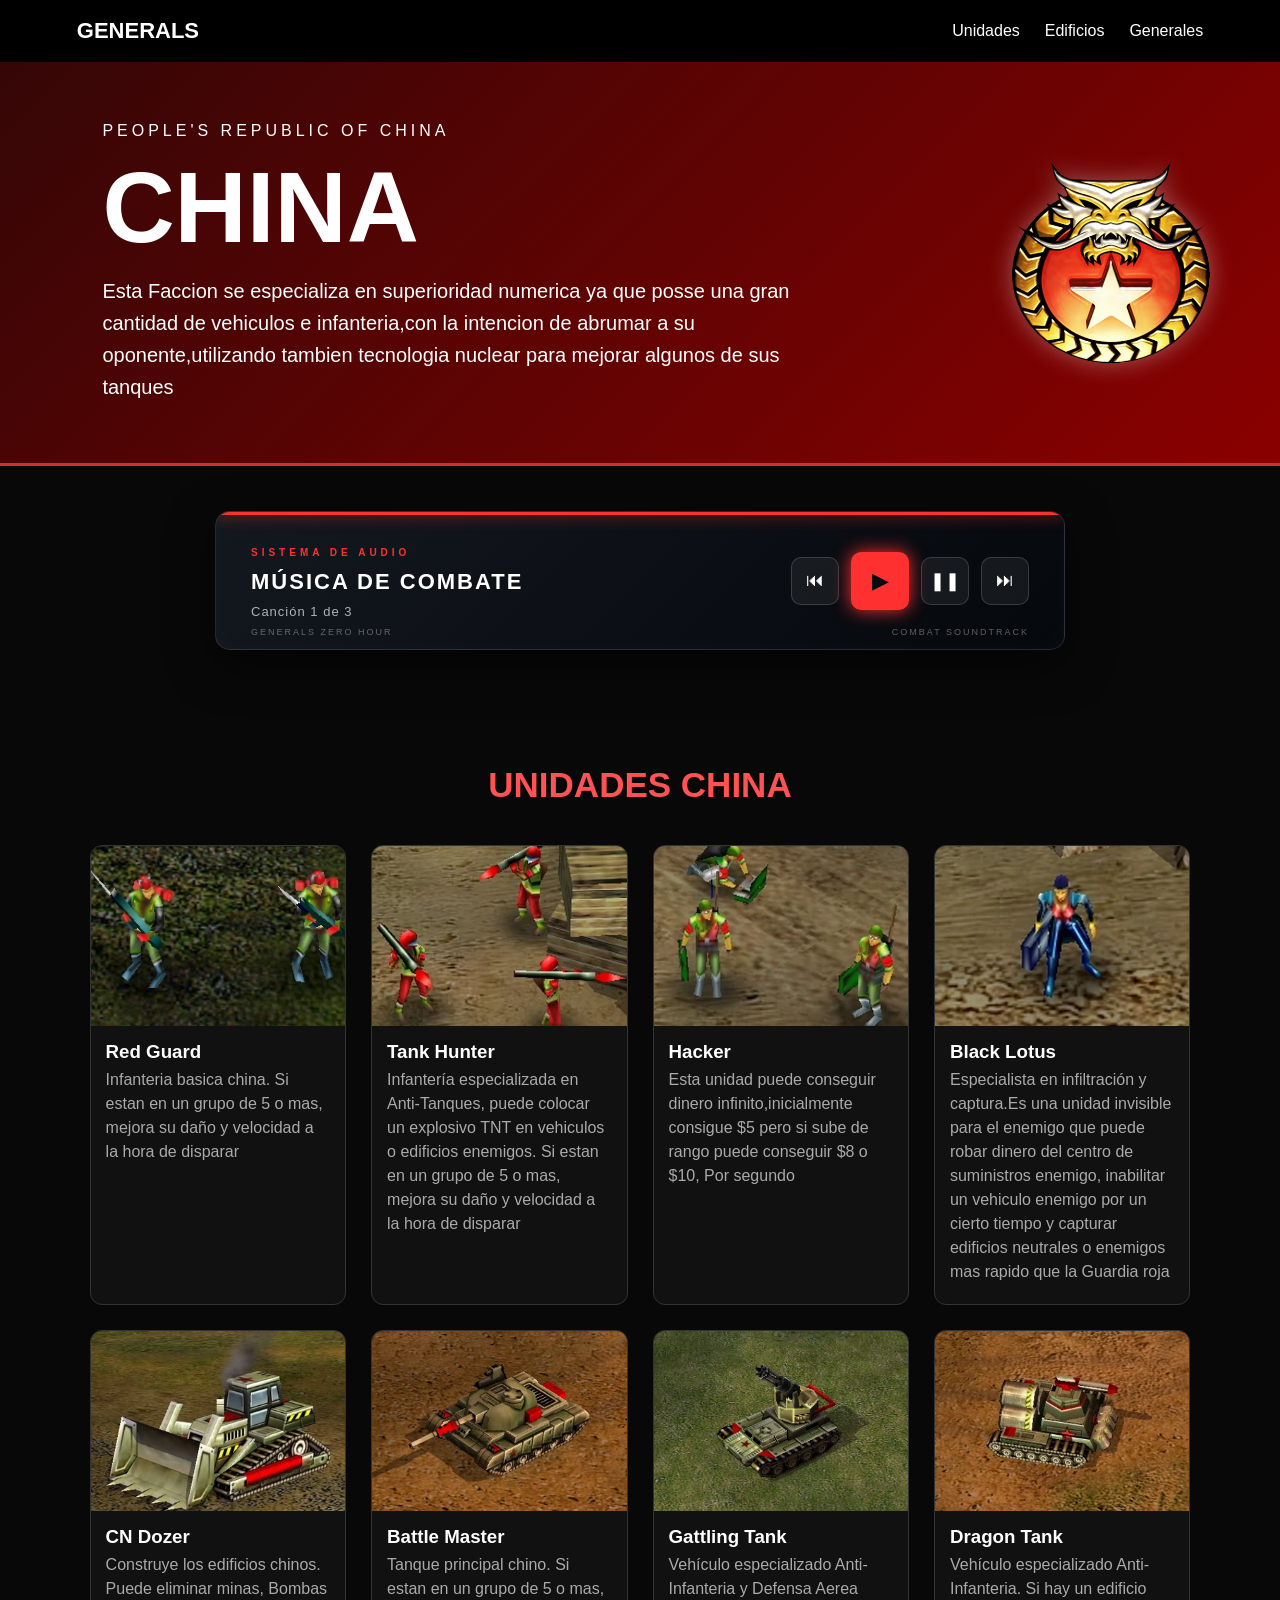
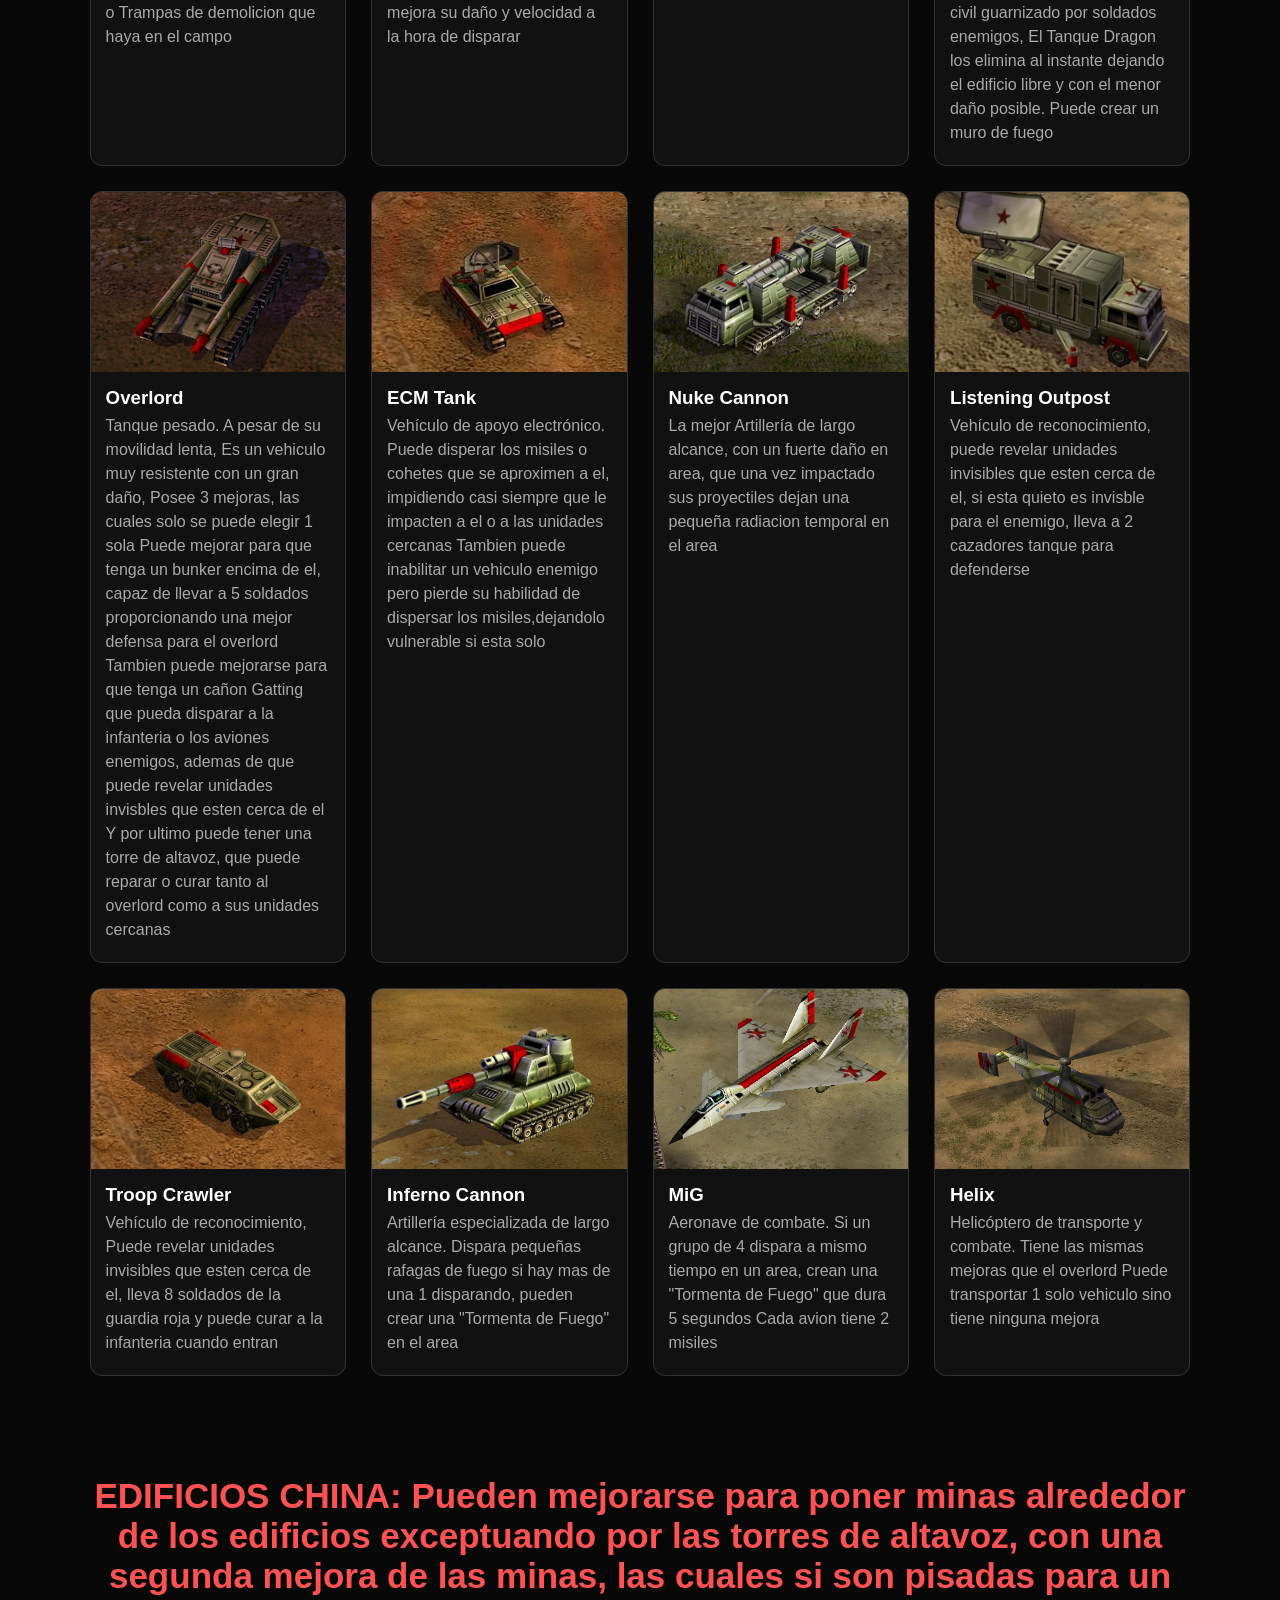
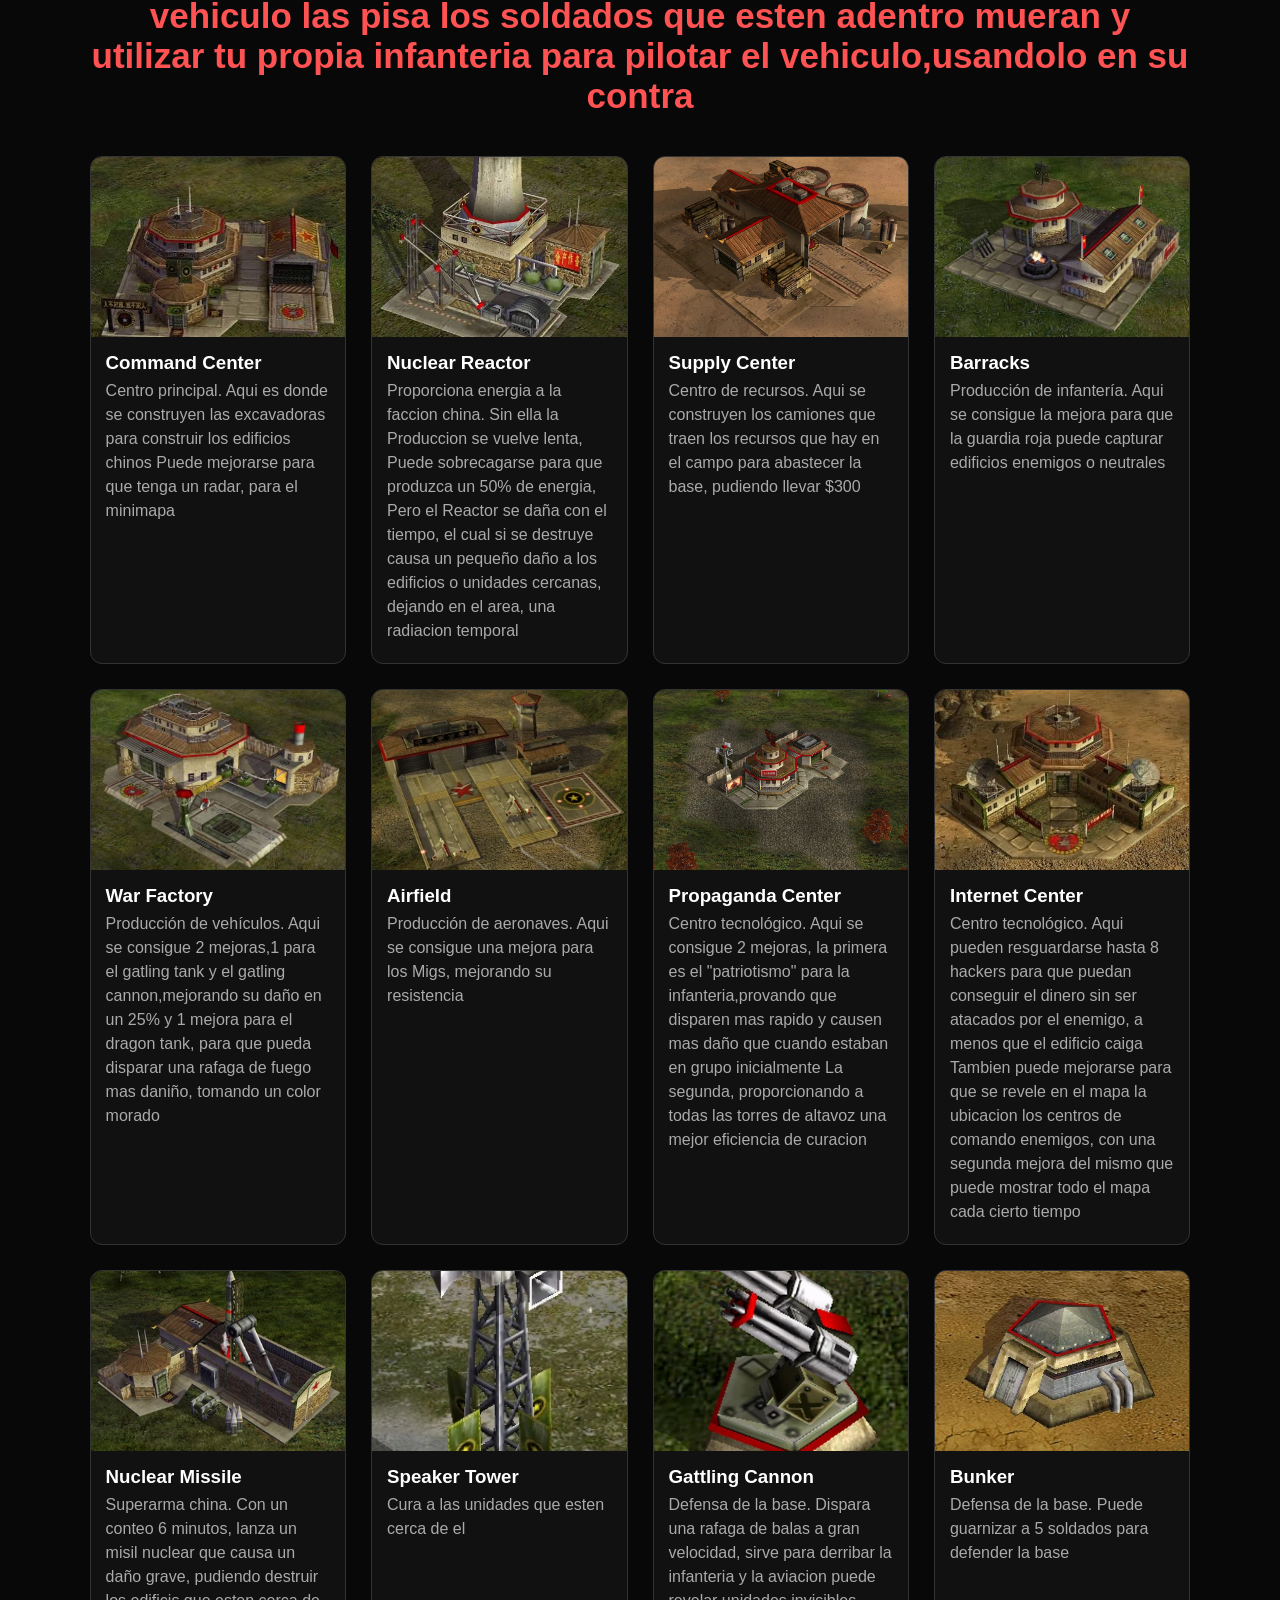
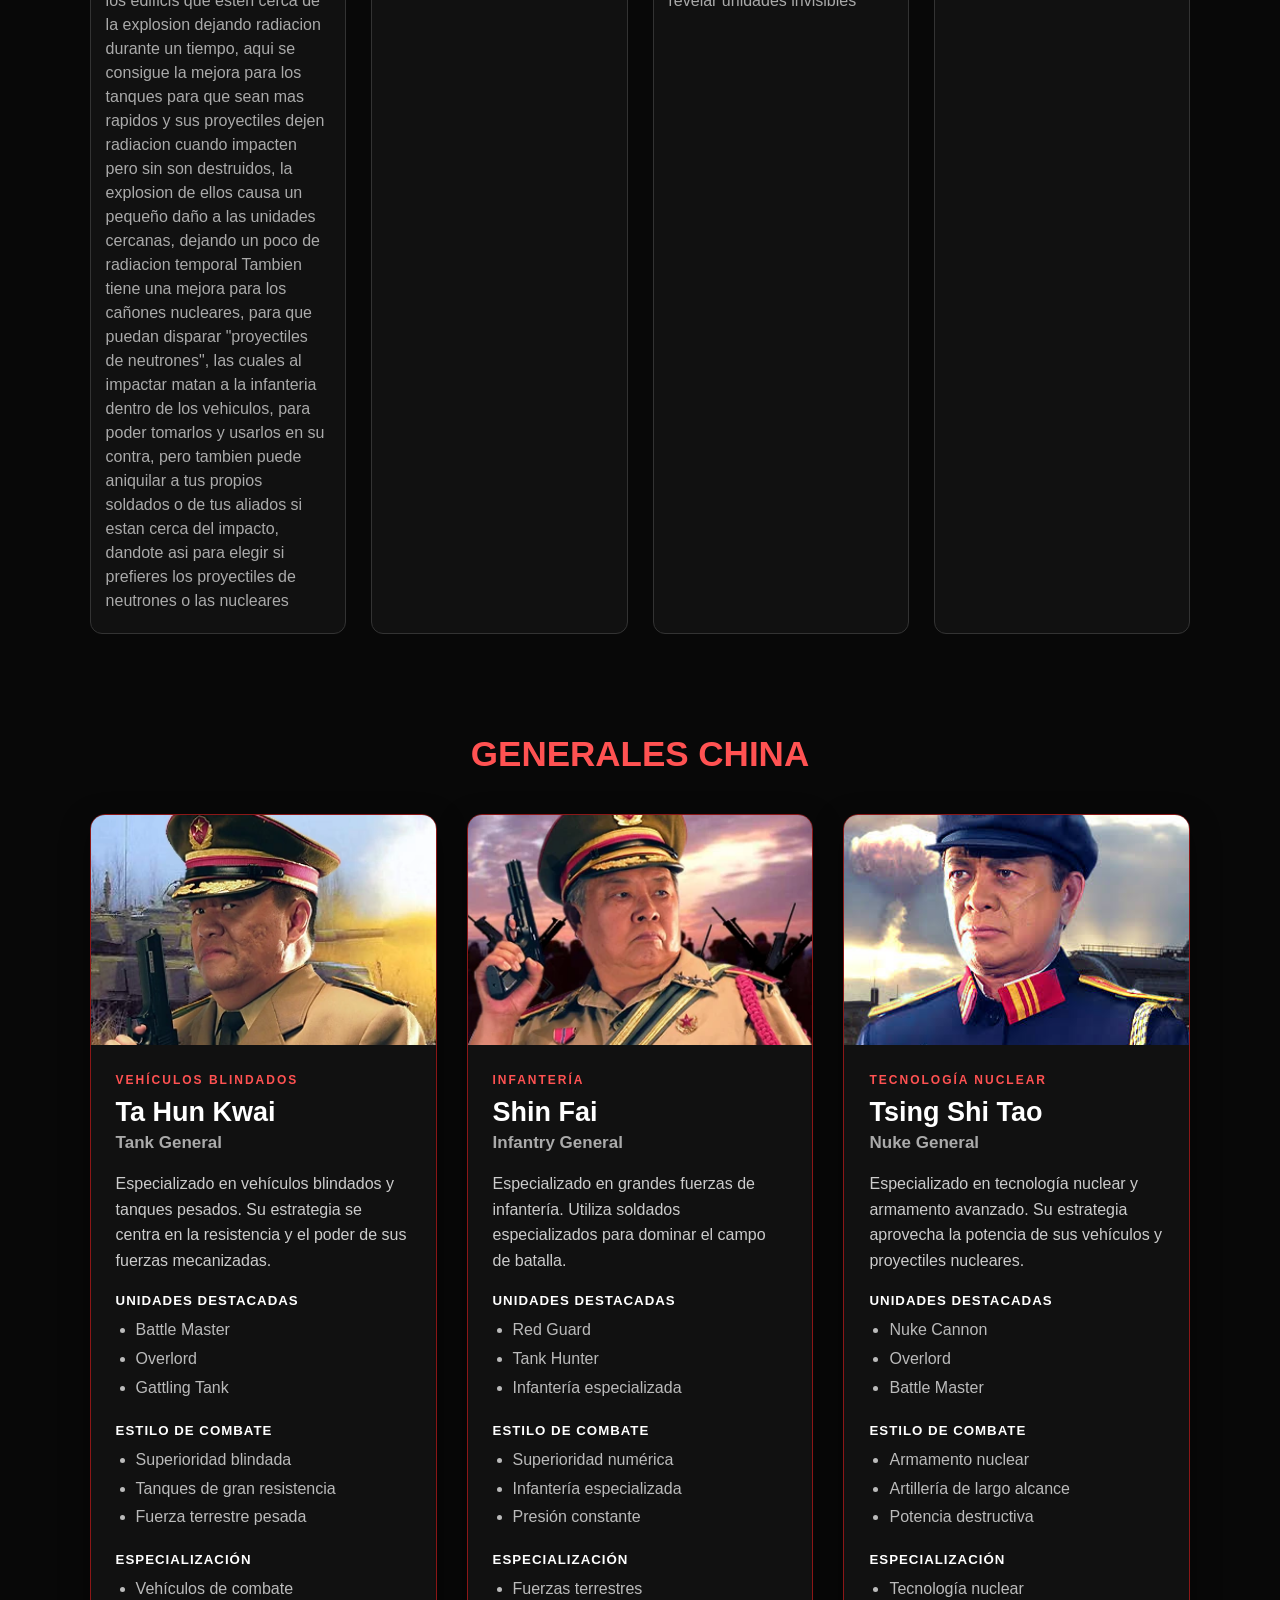
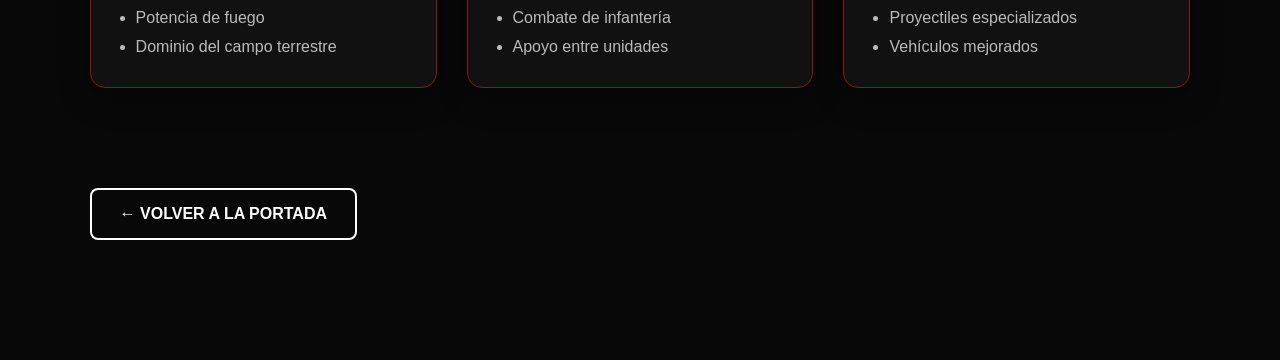
<file: china.html>
<!DOCTYPE html>
<html lang="es">

<head>

<meta charset="UTF-8">
<meta name="viewport" content="width=device-width, initial-scale=1.0">

<title>China - Generals Zero Hour</title>

<link rel="stylesheet" href="estilo.css">

</head>


<body class="pagina-faccion china" data-faccion="china">


<header class="barra">

<a href="index.html" class="logo">
GENERALS
</a>

<nav>
<a href="#unidades">Unidades</a>
<a href="#edificios">Edificios</a>
<a href="#generales">Generales</a>
</nav>

</header>


<section class="cabecera-faccion">

<img src="Gen_China_Logo.webp"
     alt="Logo de China"
     class="logo-faccion">

<div>
<span class="etiqueta">PEOPLE'S REPUBLIC OF CHINA</span>

<h1>CHINA</h1>

<p>
Esta Faccion se especializa en superioridad numerica
ya que posse una gran cantidad de vehiculos e infanteria,con la intencion de abrumar
a su oponente,utilizando tambien tecnologia nuclear para mejorar algunos de sus tanques
</p>

</div>

</section>

<section class="reproductor">
    <div class="reproductor-info">
        <span class="reproductor-etiqueta">SISTEMA DE AUDIO</span>
        <h2>MÚSICA DE COMBATE</h2>
        <p id="nombreCancion">Canción 1 de 3</p>
    </div>

    <div class="controles-musica">
        <button id="btnAnterior" class="boton-musica">
            ⏮
        </button>

        <button id="btnMusica" class="boton-musica boton-play">
            ▶
        </button>

        <button id="btnPausa" class="boton-musica">
            ❚❚
        </button>

        <button id="btnSiguiente" class="boton-musica">
            ⏭
        </button>
    </div>

    <div class="reproductor-pie">
        <span>GENERALS ZERO HOUR</span>
        <span>COMBAT SOUNDTRACK</span>
    </div>
</section>

<main class="contenido-faccion">


<section id="unidades">

<h2 class="titulo">UNIDADES CHINA</h2>


<div class="galeria">


<article class="unidad">
<img src="Red_Guards.webp">
<h3>Red Guard</h3>
<p>Infanteria basica china. 
    Si estan en un grupo de 5 o mas, mejora su daño y velocidad a la hora de disparar</p>
</article>


<article class="unidad">
<img src="Tank_Hunter.webp">
<h3>Tank Hunter</h3>
<p>Infantería especializada en Anti-Tanques, puede colocar un explosivo TNT en vehiculos o edificios enemigos. 
    Si estan en un grupo de 5 o mas, mejora su daño y velocidad a la hora de disparar</p>
</article>


<article class="unidad">
<img src="Hacker.webp">
<h3>Hacker</h3>
<p>Esta unidad puede conseguir dinero infinito,inicialmente consigue $5 pero si sube de rango puede conseguir $8 o $10, Por segundo</p>
</article>


<article class="unidad">
<img src="Black_Lotus.webp">
<h3>Black Lotus</h3>
<p>Especialista en infiltración y captura.Es una unidad invisible para el enemigo que puede robar dinero del centro de suministros enemigo,
    inabilitar un vehiculo enemigo por un cierto tiempo y capturar edificios neutrales o enemigos mas rapido que la Guardia roja
</p>
</article>


<article class="unidad">
<img src="CN_Dozer.webp">
<h3>CN Dozer</h3>
<p>Construye los edificios chinos. Puede eliminar minas, Bombas o Trampas de demolicion que haya en el campo</p>
</article>


<article class="unidad">
<img src="Battlemaster_Tank.webp">
<h3>Battle Master</h3>
<p>Tanque principal chino. Si estan en un grupo de 5 o mas, mejora su daño y velocidad a la hora de disparar</p>
</article>


<article class="unidad">
<img src="GattlingTank.webp">
<h3>Gattling Tank</h3>
<p>Vehículo especializado Anti-Infanteria y Defensa Aerea</p>
</article>


<article class="unidad">
<img src="Dragon_Tank.webp">
<h3>Dragon Tank</h3>
<p>Vehículo especializado Anti-Infanteria. Si hay un edificio civil guarnizado por soldados enemigos, El Tanque Dragon los elimina al instante
    dejando el edificio libre y con el menor daño posible. Puede crear un muro de fuego
</p>
</article>


<article class="unidad">
<img src="overlord.webp">
<h3>Overlord</h3>
<p>Tanque pesado. A pesar de su movilidad lenta, Es un vehiculo muy resistente con un gran daño, Posee 3 mejoras, las cuales solo se puede elegir 1 sola
    Puede mejorar para que tenga un bunker encima de el, capaz de llevar a 5 soldados proporcionando una mejor defensa para el overlord
    Tambien puede mejorarse para que tenga un cañon Gatting que pueda disparar a la infanteria o los aviones enemigos, ademas de que puede revelar unidades invisbles que esten cerca de el
    Y por ultimo puede tener una torre de altavoz, que puede reparar o curar tanto al overlord como a sus unidades cercanas 
</p>
</article>


<article class="unidad">
<img src="ecm.jpeg">
<h3>ECM Tank</h3>
<p>Vehículo de apoyo electrónico. Puede disperar los misiles o cohetes que se aproximen a el, impidiendo casi siempre que le impacten a el o a las unidades cercanas
Tambien puede inabilitar un vehiculo enemigo pero pierde su habilidad de dispersar los misiles,dejandolo vulnerable si esta solo
</p>
</article>


<article class="unidad">
<img src="Nuke_Cannon.webp">
<h3>Nuke Cannon</h3>
<p>La mejor Artillería de largo alcance, con un fuerte daño en area, que una vez impactado sus proyectiles dejan una pequeña radiacion temporal en el area</p>
</article>


<article class="unidad">
<img src="Listening_Outpost.webp">
<h3>Listening Outpost</h3>
<p>Vehículo de reconocimiento, puede revelar unidades invisibles que esten cerca de el, si esta quieto es invisble para el enemigo,
    lleva a 2 cazadores tanque para defenderse
</p>
</article>


<article class="unidad">
<img src="Troop_Crawler.webp">
<h3>Troop Crawler</h3>
<p>Vehículo de reconocimiento, Puede revelar unidades invisibles que esten cerca de el, lleva 8 soldados de la guardia roja 
    y puede curar a la infanteria cuando entran
</p>
</article>


<article class="unidad">
<img src="Inferno_Cannon.webp">
<h3>Inferno Cannon</h3>
<p>Artillería especializada de largo alcance. Dispara pequeñas rafagas de fuego 
    si hay mas de una 1 disparando, pueden crear una "Tormenta de Fuego" en el area
</p>
</article>


<article class="unidad">
<img src="MIG.webp">
<h3>MiG</h3>
<p>Aeronave de combate. Si un grupo de 4 dispara a mismo tiempo en un area, crean una "Tormenta de Fuego" que dura 5 segundos
    Cada avion tiene 2 misiles
</p>
</article>


<article class="unidad">
<img src="Helix.webp">
<h3>Helix</h3>
<p>Helicóptero de transporte y combate. Tiene las mismas mejoras que el overlord
    Puede transportar 1 solo vehiculo sino tiene ninguna mejora
</p>
</article>


</div>

</section>



<section id="edificios">

<h2 class="titulo">EDIFICIOS CHINA: Pueden mejorarse para poner minas alrededor de los  edificios exceptuando por las torres de altavoz,
    con una segunda mejora de las minas, las cuales si son pisadas para  un vehiculo las pisa los soldados que esten adentro mueran y utilizar tu propia infanteria para pilotar el vehiculo,usandolo en su contra</h2>


<div class="galeria">


<article class="unidad">
<img src="comannd center china.jpeg">
<h3>Command Center</h3>
<p>Centro principal. Aqui es donde se construyen las excavadoras para construir los edificios chinos
    Puede mejorarse para que tenga un radar, para el minimapa
</article>


<article class="unidad">
<img src="reactro nuclear.jpeg">
<h3>Nuclear Reactor</h3>
<p>Proporciona energia a la faccion china. Sin ella la Produccion se vuelve lenta, Puede sobrecagarse para que produzca un 50% de energia, 
    Pero el Reactor se daña con el tiempo, el cual si se destruye causa un pequeño daño a los edificios o unidades cercanas, dejando en el area, una radiacion temporal
    
</p>
</article>


<article class="unidad">
<img src="China_Supply_Center.webp">
<h3>Supply Center</h3>
<p>Centro de recursos. Aqui se construyen los camiones que traen los recursos que hay en el campo para abastecer la base,
    pudiendo llevar $300
</p>
</article>


<article class="unidad">
<img src="barracas chino.jpeg">
<h3>Barracks</h3>
<p>Producción de infantería. Aqui se consigue la mejora para que la guardia roja puede capturar edificios enemigos o neutrales</p>
</article>


<article class="unidad">
<img src="war factory china.jpeg">
<h3>War Factory</h3>
<p>Producción de vehículos. Aqui se consigue 2 mejoras,1 para el gatling tank y el gatling cannon,mejorando su daño en un 25% 
    y 1 mejora para el dragon tank, para que pueda disparar una rafaga de fuego mas daniño, tomando un color morado

</p>
</article>


<article class="unidad">
<img src="China_Air_Field.webp">
<h3>Airfield</h3>
<p>Producción de aeronaves. Aqui se consigue una mejora para los Migs, mejorando su resistencia</p>
</article>


<article class="unidad">
<img src="ChinaPropagandaCenter.PNg">
<h3>Propaganda Center</h3>
<p>Centro tecnológico. Aqui se consigue 2 mejoras, la primera es el "patriotismo" para la infanteria,provando que disparen mas rapido y causen mas daño que cuando estaban en grupo inicialmente 
    La segunda, proporcionando a todas las torres de altavoz una mejor eficiencia de curacion
</p>
</article>


<article class="unidad">
<img src="internet center.jpeg">
<h3>Internet Center</h3>
<p>Centro tecnológico. Aqui pueden resguardarse hasta 8 hackers para que puedan conseguir el dinero sin ser atacados por el enemigo, a menos que el edificio caiga
    Tambien puede mejorarse para que se revele en el mapa la ubicacion los centros de comando enemigos, con una segunda mejora del mismo que puede mostrar todo el mapa cada cierto tiempo
</p>
</article>


<article class="unidad">
<img src="Nuclear_Missile_Silo_Ready.webp">
<h3>Nuclear Missile</h3>
<p>Superarma china. Con un conteo 6 minutos, lanza un misil nuclear que causa un daño grave, pudiendo destruir los edificis que esten cerca de la explosion
    dejando radiacion durante un tiempo, aqui se consigue la mejora para los tanques para que sean mas rapidos y sus proyectiles dejen radiacion cuando impacten 
    pero sin son destruidos, la explosion de ellos causa un pequeño daño a las unidades cercanas, dejando un poco de radiacion temporal
    Tambien tiene una mejora para los cañones nucleares, para que puedan disparar "proyectiles de neutrones", las cuales al impactar matan a la infanteria dentro de los vehiculos,
    para poder tomarlos y usarlos en su contra, pero tambien puede aniquilar a tus propios soldados o de tus aliados si estan cerca del impacto, dandote asi para elegir si prefieres los proyectiles de neutrones o las nucleares
</p>
</article>


<article class="unidad">
<img src="Speaker_Tower.webp">
<h3>Speaker Tower</h3>
<p>Cura a las unidades que esten cerca de el</p>
</article>


<article class="unidad">
<img src="Gatling_Cannon.webp">
<h3>Gattling Cannon</h3>
<p>Defensa de la base. Dispara una rafaga de balas a gran velocidad, sirve para derribar la infanteria y la aviacion
    puede revelar unidades invisibles
</p>
</article>


<article class="unidad">
<img src="Bunker.webp">
<h3>Bunker</h3>
<p>Defensa de la base. Puede guarnizar a 5 soldados para defender la base</p>
</article>


</div>

</section>




<!-- GENERALES CHINA -->

<section id="generales">

    <h2 class="titulo">GENERALES CHINA</h2>

    <div class="generales-grid">

        <!-- TANK GENERAL -->

        <article class="general-card general-seleccionable"
         onclick="location.href='generales.html?general=kwai'">

            <img src="Kwai_.webp" alt="Tank General">

            <div class="general-info">

                <span class="tipo-general">
                    VEHÍCULOS BLINDADOS
                </span>

                <h3>Ta Hun Kwai</h3>

                <h4>Tank General</h4>

                <p>
                    Especializado en vehículos blindados y tanques pesados.
                    Su estrategia se centra en la resistencia y el poder
                    de sus fuerzas mecanizadas.
                </p>

                <h5>UNIDADES DESTACADAS</h5>

                <ul>
                    <li>Battle Master</li>
                    <li>Overlord</li>
                    <li>Gattling Tank</li>
                </ul>

                <h5>ESTILO DE COMBATE</h5>

                <ul>
                    <li>Superioridad blindada</li>
                    <li>Tanques de gran resistencia</li>
                    <li>Fuerza terrestre pesada</li>
                </ul>

                <h5>ESPECIALIZACIÓN</h5>

                <ul>
                    <li>Vehículos de combate</li>
                    <li>Potencia de fuego</li>
                    <li>Dominio del campo terrestre</li>
                </ul>

            </div>

        </article>


        <!-- INFANTRY GENERAL -->

        <article class="general-card general-seleccionable"
         onclick="location.href='generales.html?general=shin'">

            <img src="fai.webp" alt="Infantry General">

            <div class="general-info">

                <span class="tipo-general">
                    INFANTERÍA
                </span>

                <h3>Shin Fai</h3>

                <h4>Infantry General</h4>

                <p>
                    Especializado en grandes fuerzas de infantería.
                    Utiliza soldados especializados para dominar
                    el campo de batalla.
                </p>

                <h5>UNIDADES DESTACADAS</h5>

                <ul>
                    <li>Red Guard</li>
                    <li>Tank Hunter</li>
                    <li>Infantería especializada</li>
                </ul>

                <h5>ESTILO DE COMBATE</h5>

                <ul>
                    <li>Superioridad numérica</li>
                    <li>Infantería especializada</li>
                    <li>Presión constante</li>
                </ul>

                <h5>ESPECIALIZACIÓN</h5>

                <ul>
                    <li>Fuerzas terrestres</li>
                    <li>Combate de infantería</li>
                    <li>Apoyo entre unidades</li>
                </ul>

            </div>

        </article>


        <!-- NUKE GENERAL -->

        <article class="general-card general-seleccionable"
         onclick="location.href='generales.html?general=tao'">

            <img src="tao.jpeg" alt="Nuke General">

            <div class="general-info">

                <span class="tipo-general">
                    TECNOLOGÍA NUCLEAR
                </span>

                <h3>Tsing Shi Tao</h3>

                <h4>Nuke General</h4>

                <p>
                    Especializado en tecnología nuclear y armamento
                    avanzado. Su estrategia aprovecha la potencia
                    de sus vehículos y proyectiles nucleares.
                </p>

                <h5>UNIDADES DESTACADAS</h5>

                <ul>
                    <li>Nuke Cannon</li>
                    <li>Overlord</li>
                    <li>Battle Master</li>
                </ul>

                <h5>ESTILO DE COMBATE</h5>

                <ul>
                    <li>Armamento nuclear</li>
                    <li>Artillería de largo alcance</li>
                    <li>Potencia destructiva</li>
                </ul>

                <h5>ESPECIALIZACIÓN</h5>

                <ul>
                    <li>Tecnología nuclear</li>
                    <li>Proyectiles especializados</li>
                    <li>Vehículos mejorados</li>
                </ul>

            </div>

        </article>

    </div>

</section>


<a href="index.html" class="boton volver">
← VOLVER A LA PORTADA
</a>


</main>

<script src="script.js"></script>

</body>
</html>
</file>
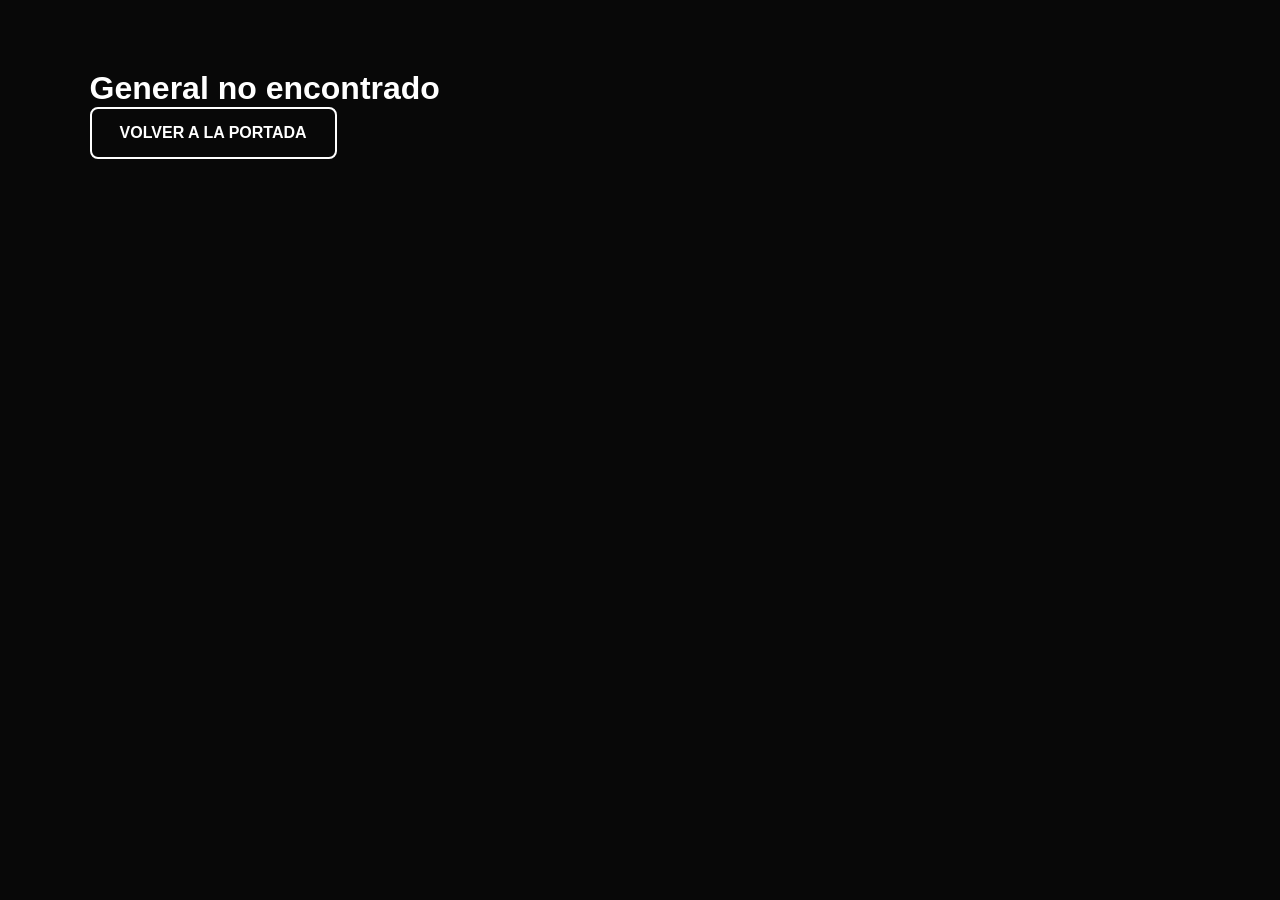
<file: generales.html>
<!DOCTYPE html>
<html lang="es">

<head>
    <meta charset="UTF-8">
    <meta name="viewport" content="width=device-width, initial-scale=1.0">

    <title>General - Generals Zero Hour</title>

    <link rel="stylesheet" href="estilo.css">
</head>

<body class="pagina-general">

<header class="barra">

    <a href="index.html" class="logo">
        GENERALS
    </a>

    <nav>
        <a href="index.html">Inicio</a>
        <a href="#" id="volver-faccion">Facción</a>
    </nav>

</header>

<!-- REPRODUCTOR DE MUSICA -->

<section class="reproductor">

    <div class="reproductor-info">

        <span class="reproductor-etiqueta">
            SISTEMA DE AUDIO
        </span>

        <h2>MÚSICA DE COMBATE</h2>

        <p id="nombreCancion">Canción 1 de 3</p>

    </div>

    <div class="controles-musica">

        <button id="btnAnterior" class="boton-musica">
            ⏮
        </button>

        <button id="btnMusica" class="boton-musica boton-play">
            ▶
        </button>

        <button id="btnPausa" class="boton-musica">
            ❚❚
        </button>

        <button id="btnSiguiente" class="boton-musica">
            ⏭
        </button>

    </div>

    <div class="reproductor-pie">

        <span>GENERALS ZERO HOUR</span>
        <span>COMBAT SOUNDTRACK</span>

    </div>

</section>

<main class="contenido-general">

    <!-- CABECERA -->

            <section class="general-cabecera">

    <div class="imagen-general-contenedor">

        <img id="imagen-general" src="" alt="General">

        <div id="imagen-placeholder">
            IMAGEN DEL GENERAL
        </div>

    </div>

    <div>

            <span id="tipo-general" class="tipo-general"></span>

            <h1 id="nombre-general"></h1>

            <h2 id="titulo-general"></h2>

            <p id="descripcion-general"></p>

        </div>

    </section>


    <!-- HABILIDADES -->

    <section>

        <h2 class="titulo">HABILIDADES</h2>

        <div id="habilidades" class="info-lista"></div>

    </section>


    <!-- MEJORAS -->

    <section>

        <h2 class="titulo">MEJORAS</h2>

        <div id="mejoras" class="info-lista"></div>

    </section>


    <!-- TÁCTICAS -->

    <section>

        <h2 class="titulo">TÁCTICAS EN EL JUEGO</h2>

        <div class="tacticas">

            <p id="tacticas-general"></p>

        </div>

    </section>


    <!-- UNIDADES ESPECIALES -->

    <section>

        <h2 class="titulo">UNIDADES ESPECIALES</h2>

        <div id="unidades-especiales" class="galeria"></div>

    </section>


    <div class="botones-general">

        <a href="#" id="volver-faccion-2" class="boton">
            ← VOLVER A LA FACCION
        </a>

        <a href="index.html" class="boton">
            VOLVER A LA PORTADA
        </a>

    </div>

</main>

<script src="script.js"></script>
<script src="generales.js"></script>
<script src="generales-musica.js"></script>

</body>
</html>
</file>
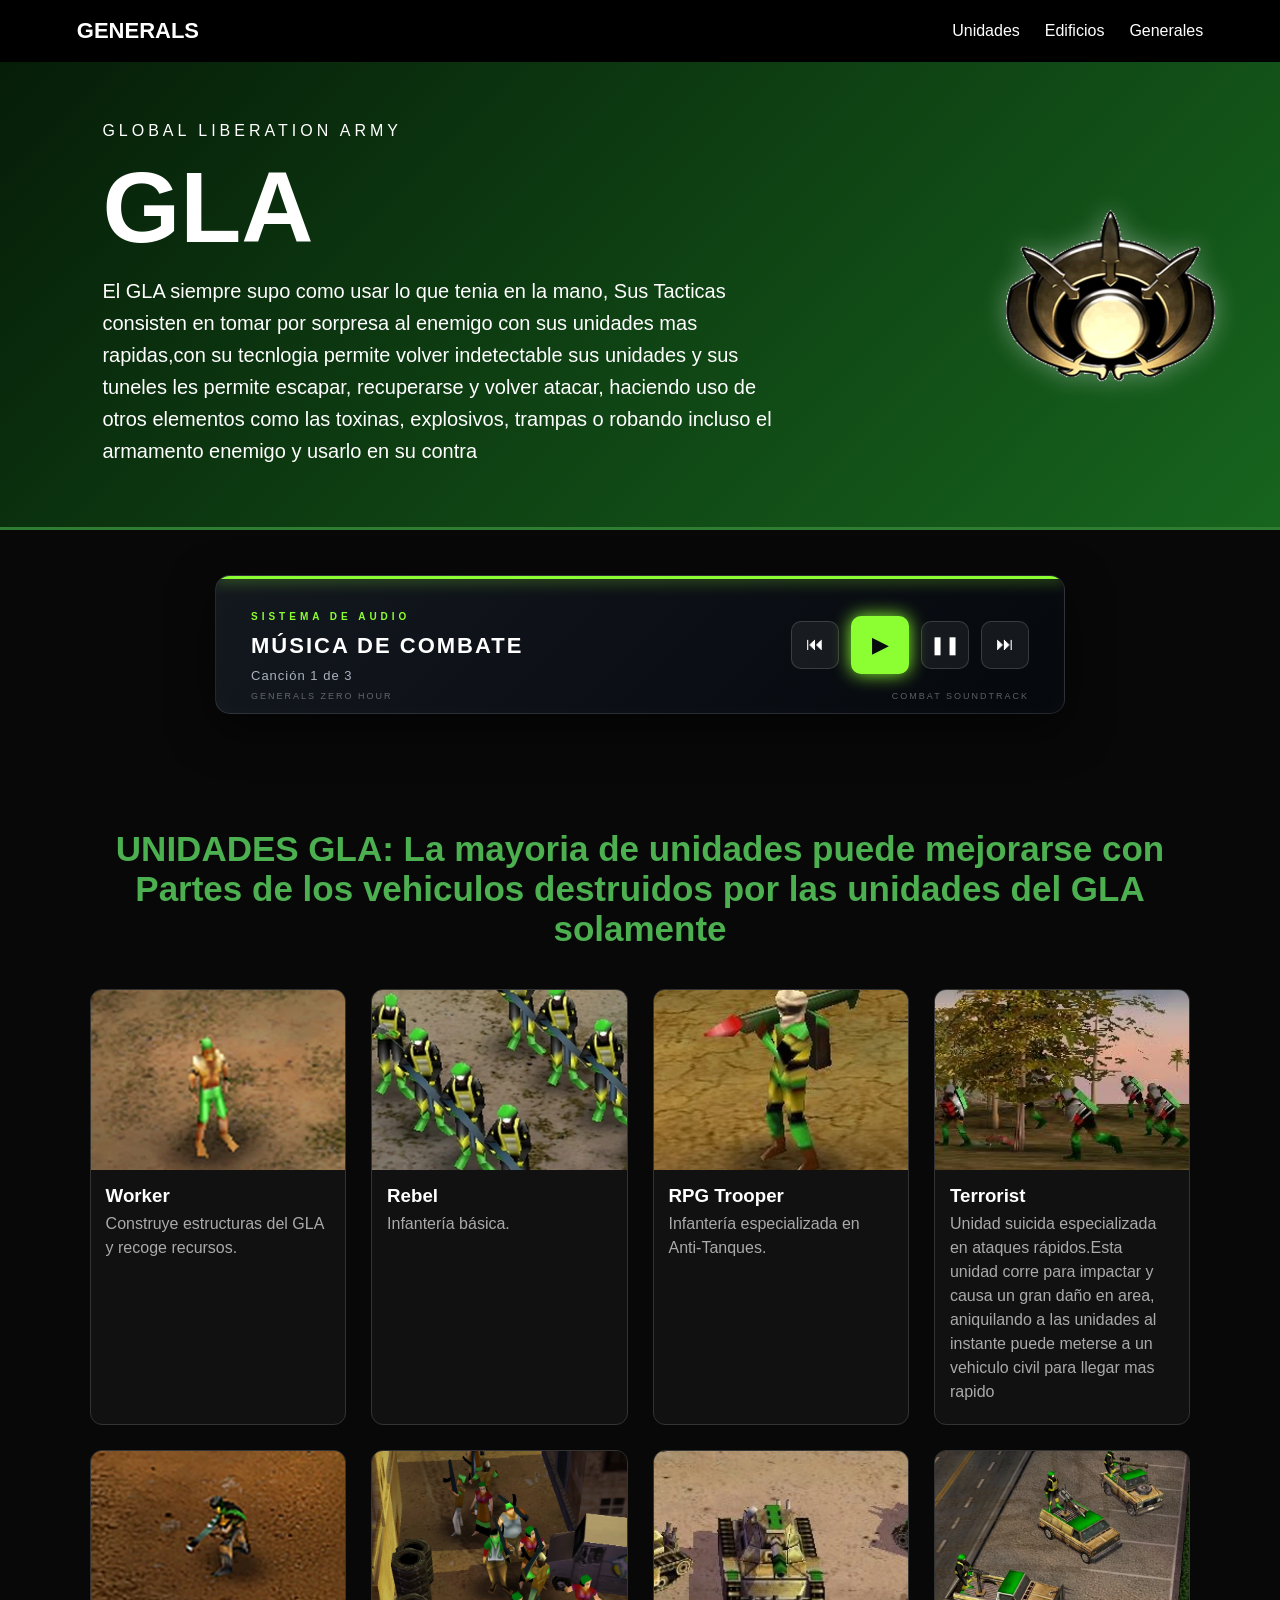
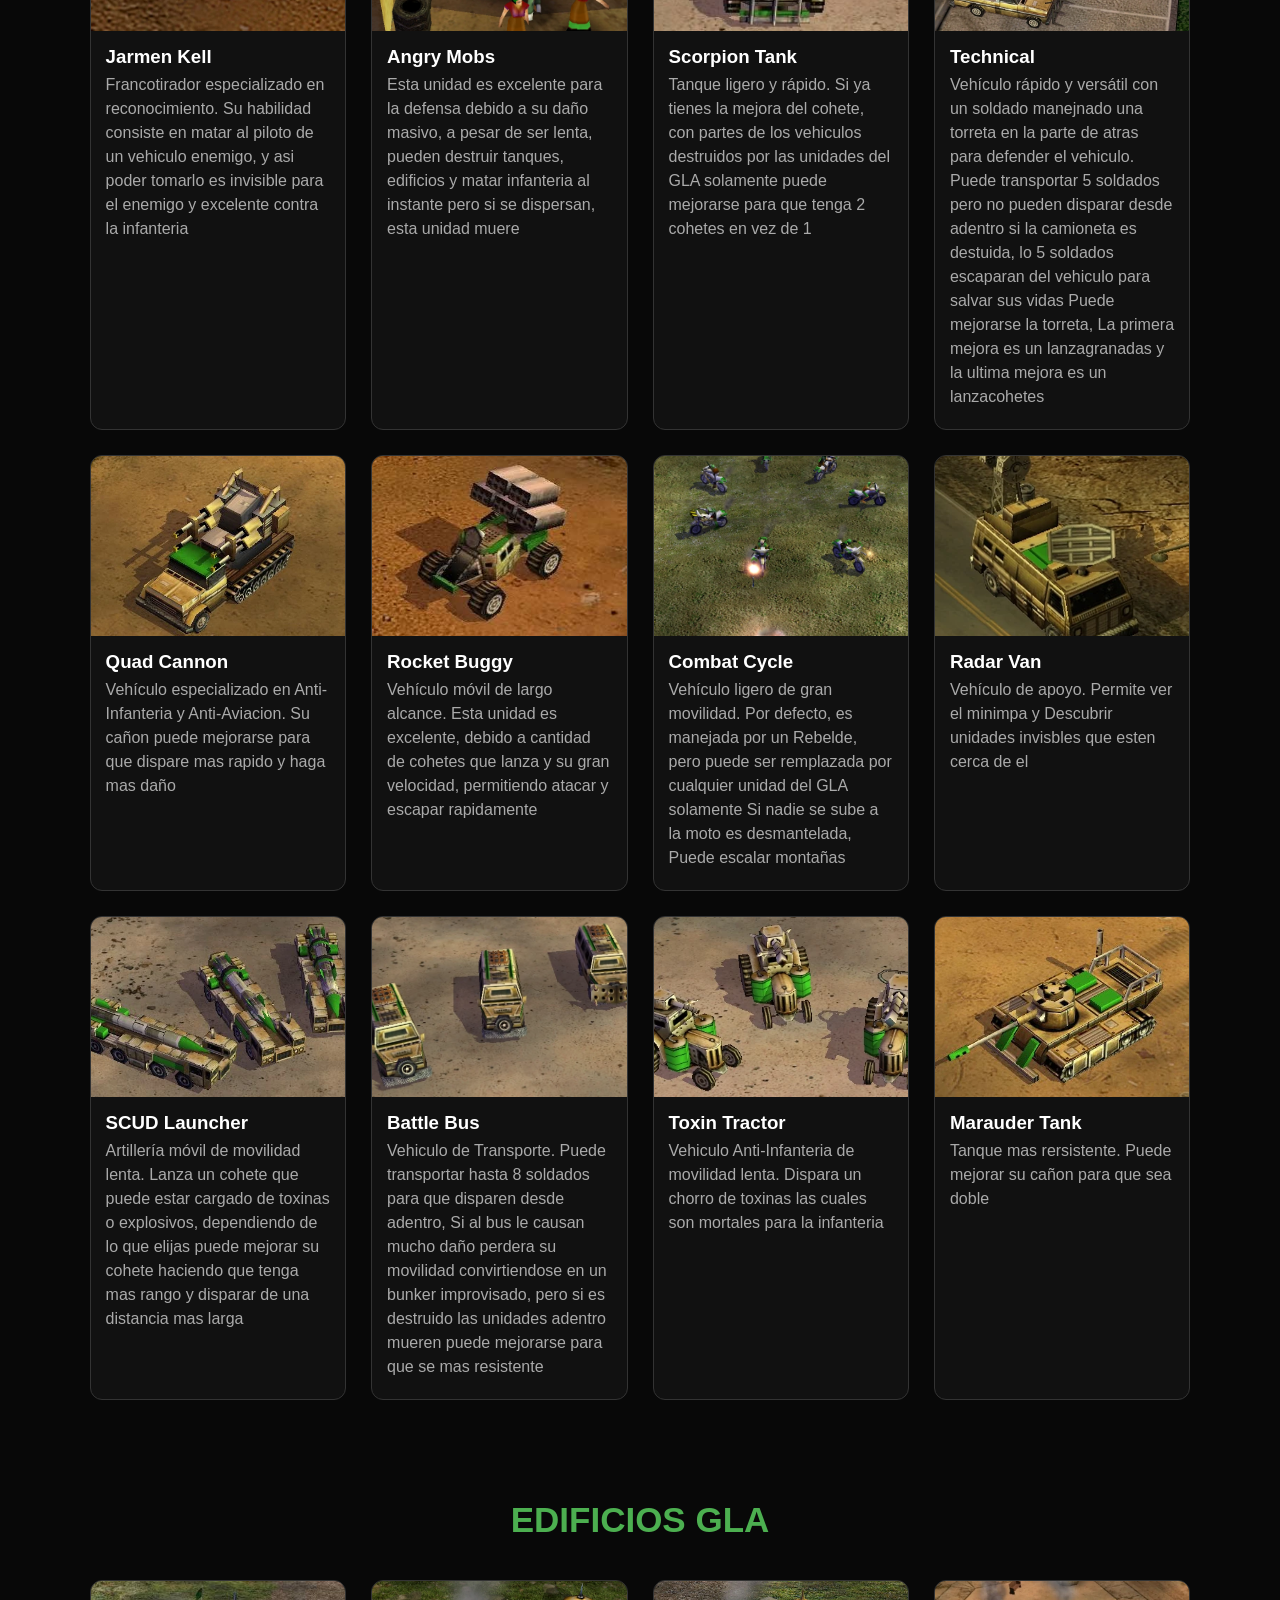
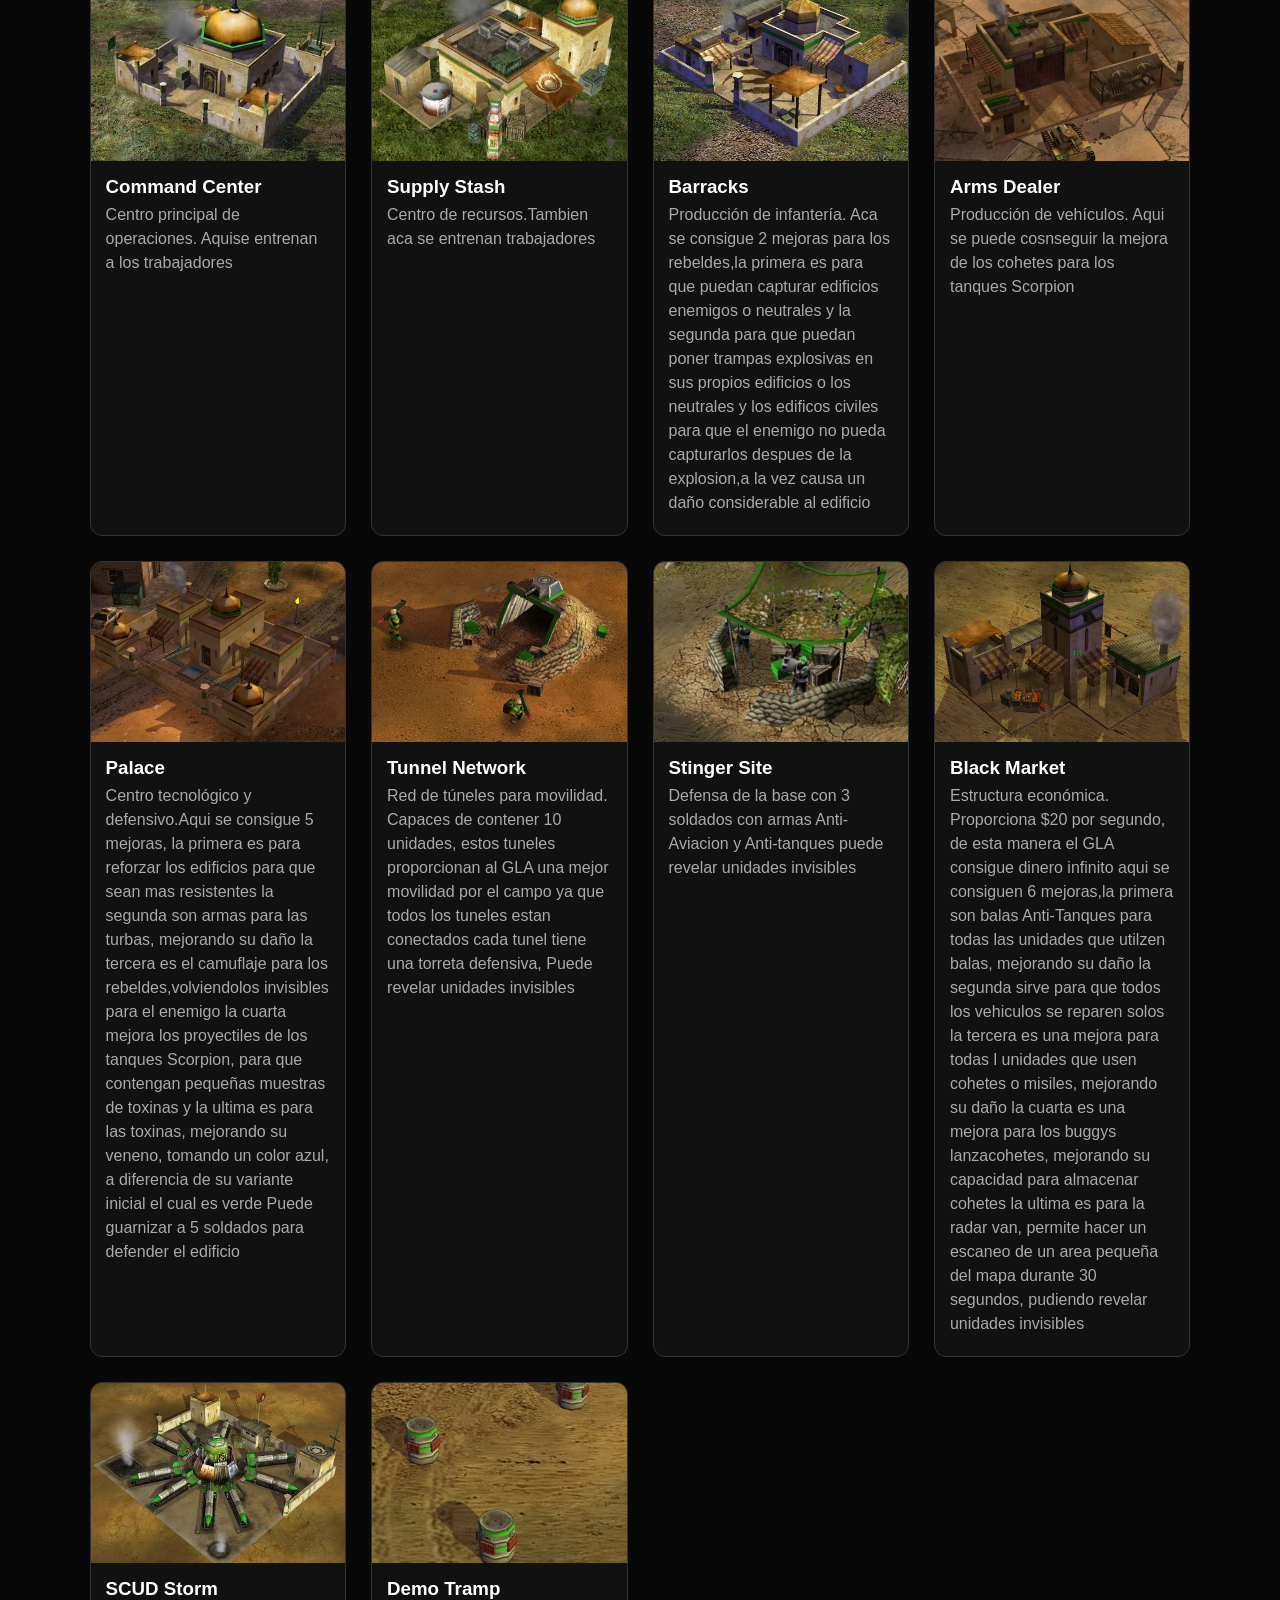
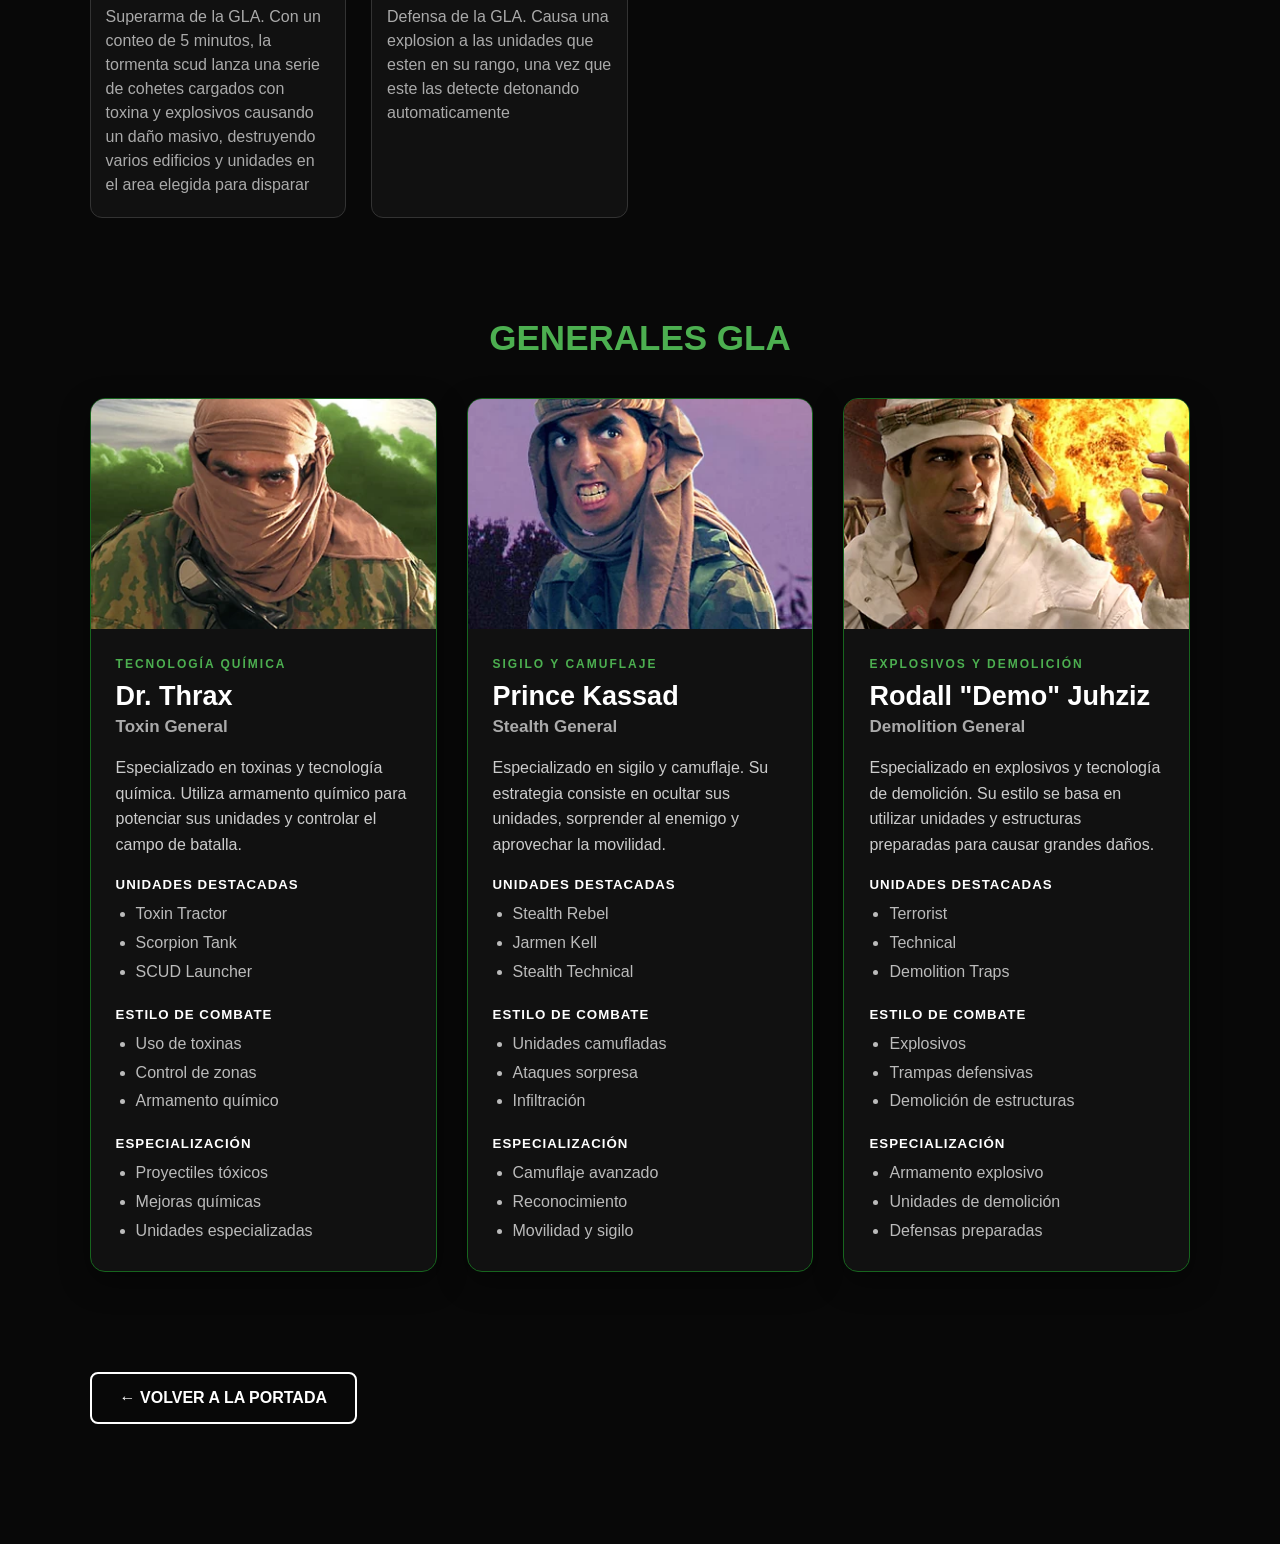
<file: gla.html>
<!DOCTYPE html>
<html lang="es">

<head>

<meta charset="UTF-8">
<meta name="viewport" content="width=device-width, initial-scale=1.0">

<title>GLA - Generals Zero Hour</title>

<link rel="stylesheet" href="estilo.css">

</head>


<body class="pagina-faccion gla" data-faccion="gla">


<header class="barra">

<a href="index.html" class="logo">
GENERALS
</a>

<nav>
<a href="#unidades">Unidades</a>
<a href="#edificios">Edificios</a>
<a href="#generales">Generales</a>
</nav>

</header>


<section class="cabecera-faccion">

<img src="Gla logo.webp"
     alt="Logo de GLA"
     class="logo-faccion">

<div>

<span class="etiqueta">GLOBAL LIBERATION ARMY</span>

<h1>GLA</h1>

<p>
El GLA siempre supo como usar lo que tenia en la mano, Sus Tacticas consisten en tomar por sorpresa al enemigo con sus unidades mas rapidas,con su tecnlogia permite volver 
indetectable sus unidades y sus tuneles les permite escapar, recuperarse y volver atacar, haciendo uso de otros elementos como las toxinas, explosivos, trampas o robando incluso el armamento enemigo y usarlo en su contra
</p>

</div>

</section>

<!-- REPRODUCTOR DE MUSICA GLA -->

<section class="reproductor">
    <div class="reproductor-info">
        <span class="reproductor-etiqueta">SISTEMA DE AUDIO</span>
        <h2>MÚSICA DE COMBATE</h2>
        <p id="nombreCancion">Canción 1 de 3</p>
    </div>

    <div class="controles-musica">
        <button id="btnAnterior" class="boton-musica">
            ⏮
        </button>

        <button id="btnMusica" class="boton-musica boton-play">
            ▶
        </button>

        <button id="btnPausa" class="boton-musica">
            ❚❚
        </button>

        <button id="btnSiguiente" class="boton-musica">
            ⏭
        </button>
    </div>

    <div class="reproductor-pie">
        <span>GENERALS ZERO HOUR</span>
        <span>COMBAT SOUNDTRACK</span>
    </div>
</section>

<main class="contenido-faccion">
<section id="unidades">

<h2 class="titulo">UNIDADES GLA: La mayoria de unidades puede mejorarse con Partes de los vehiculos destruidos por las unidades del GLA solamente</h2>


<div class="galeria">


<article class="unidad">
<img src="Worker.webp">
<h3>Worker</h3>
<p>Construye estructuras del GLA y recoge recursos.</p>
</article>


<article class="unidad">
<img src="Rebel.webp">
<h3>Rebel</h3>
<p>Infantería básica.</p>
</article>


<article class="unidad">
<img src="RPG_Trooper.webp">
<h3>RPG Trooper</h3>
<p>Infantería especializada en Anti-Tanques.</p>
</article>


<article class="unidad">
<img src="terrorist.jpeg">
<h3>Terrorist</h3>
<p>Unidad suicida especializada en ataques rápidos.Esta unidad corre para impactar y causa un gran daño en area, aniquilando a las unidades al instante
    puede meterse a un vehiculo civil para llegar mas rapido
</p>
</article>


<article class="unidad">
<img src="Jarmen_Kell.webp">
<h3>Jarmen Kell</h3>
<p>Francotirador especializado en reconocimiento. Su habilidad consiste en matar al piloto de un vehiculo enemigo, y asi poder tomarlo 
    es invisible para el enemigo y excelente contra la infanteria
</p>
</article>


<article class="unidad">
<img src="AngryMob.webp">
<h3>Angry Mobs</h3>
<p>Esta unidad es excelente para la defensa debido a su daño masivo, a pesar de ser lenta, pueden destruir tanques, edificios y matar infanteria al instante
    pero si se dispersan, esta unidad muere
</p>
</article>


<article class="unidad">
<img src="Scorpion_Tank.webp">
<h3>Scorpion Tank</h3>
<p>Tanque ligero y rápido. Si ya tienes la mejora del cohete, con partes de los vehiculos destruidos por las unidades del GLA solamente puede mejorarse para que tenga 2 cohetes en vez de 1</p>
</article>


<article class="unidad">
<img src="Technicals.webp">
<h3>Technical</h3>
<p>Vehículo rápido y versátil con un soldado manejnado una torreta en la parte de atras para defender el vehiculo. Puede transportar 5 soldados pero no pueden disparar desde adentro
    si la camioneta es destuida, lo 5 soldados escaparan del vehiculo para salvar sus vidas
    Puede mejorarse la torreta, La primera mejora es un lanzagranadas
    y la ultima mejora es un lanzacohetes
</p>
</article>


<article class="unidad">
<img src="Quad_Cannon_2.webp">
<h3>Quad Cannon</h3>
<p>Vehículo especializado en Anti-Infanteria y Anti-Aviacion. Su cañon puede mejorarse para que dispare mas rapido y haga mas daño</p>
</article>


<article class="unidad">
<img src="rockey buggy.jpg">
<h3>Rocket Buggy</h3>
<p>Vehículo móvil de largo alcance. Esta unidad es excelente, debido a cantidad de cohetes que lanza y su gran velocidad, 
    permitiendo atacar y escapar rapidamente
</p>
</article>


<article class="unidad">
<img src="CombatCycle.webp">
<h3>Combat Cycle</h3>
<p>Vehículo ligero de gran movilidad. Por defecto, es manejada por un Rebelde, pero puede ser remplazada por cualquier unidad del GLA solamente
    Si nadie se sube a la moto es desmantelada, Puede escalar montañas
</p>
</article>


<article class="unidad">
<img src="Radar_Van.webp">
<h3>Radar Van</h3>
<p>Vehículo de apoyo. Permite ver el minimpa y Descubrir unidades invisbles que esten cerca de el</p>
</article>


<article class="unidad">
<img src="Scud_Launcher.webp">
<h3>SCUD Launcher</h3>
<p>Artillería móvil de movilidad lenta. Lanza un cohete que puede estar cargado de toxinas o explosivos, dependiendo de lo que elijas
    puede mejorar su cohete haciendo que tenga mas rango y disparar de una distancia mas larga

</p>
</article>


<article class="unidad">
<img src="Battle_Bus.webp">
<h3>Battle Bus</h3>
<p>Vehiculo de Transporte. Puede transportar hasta 8 soldados para que disparen desde adentro, Si al bus le causan mucho daño
    perdera su movilidad convirtiendose en un bunker improvisado, pero si es destruido las unidades adentro mueren 
    puede mejorarse para que se mas resistente
</p>
</article>


<article class="unidad">
<img src="Toxic_Tractor.webp">
<h3>Toxin Tractor</h3>
<p>Vehiculo Anti-Infanteria de movilidad lenta. Dispara un chorro de toxinas las cuales son mortales para la infanteria
</article>


<article class="unidad">
<img src="Marauder_tank.webp">
<h3>Marauder Tank</h3>
<p>Tanque mas rersistente. Puede mejorar su cañon para que sea doble</p>
</article>


</div>

</section>



<section id="edificios">

<h2 class="titulo">EDIFICIOS GLA</h2>


<div class="galeria">


<article class="unidad">
<img src="comand center gla.jpeg">
<h3>Command Center</h3>
<p>Centro principal de operaciones. Aquise entrenan a los trabajadores</p>
</article>


<article class="unidad">
<img src="Supply_Stash.webp">
<h3>Supply Stash</h3>
<p>Centro de recursos.Tambien aca se entrenan trabajadores</p>
</article>


<article class="unidad">
<img src="GLA_Barracks.webp">
<h3>Barracks</h3>
<p>Producción de infantería. Aca se consigue 2 mejoras para los rebeldes,la primera es para que puedan capturar edificios enemigos o neutrales
    y la segunda para que puedan poner trampas explosivas en sus propios edificios o los neutrales y los edificos civiles para que el enemigo no pueda capturarlos despues de la explosion,a la vez causa un daño considerable al edificio

</p>
</article>


<article class="unidad">
<img src="Arms_Dealer.webp">
<h3>Arms Dealer</h3>
<p>Producción de vehículos. Aqui se puede cosnseguir la mejora de los cohetes para los tanques Scorpion</p>
</article>


<article class="unidad">
<img src="Palace.webp">
<h3>Palace</h3>
<p>Centro tecnológico y defensivo.Aqui se consigue 5 mejoras, la primera es para reforzar los edificios para que sean mas resistentes
    la segunda son armas para las turbas, mejorando su daño
    la tercera es el camuflaje para los rebeldes,volviendolos invisibles para el enemigo
    la cuarta mejora los proyectiles de los tanques Scorpion, para que contengan pequeñas muestras de toxinas
    y la ultima es para las toxinas, mejorando su veneno, tomando un color azul, a diferencia de su variante inicial el cual es verde
    Puede guarnizar a 5 soldados para defender el edificio
</p>
</article>


<article class="unidad">
<img src="Tunnel_Network.webp">
<h3>Tunnel Network</h3>
<p>Red de túneles para movilidad. Capaces de contener 10 unidades, estos tuneles proporcionan al GLA una mejor movilidad por el campo ya que todos los tuneles estan conectados
    cada tunel tiene una torreta defensiva, Puede revelar unidades invisibles
</p>
</article>


<article class="unidad">
<img src="Stinger_Site.webp">
<h3>Stinger Site</h3>
<p>Defensa de la base con 3 soldados con armas Anti-Aviacion y Anti-tanques
    puede revelar unidades invisibles
</p>
</article>


<article class="unidad">
<img src="Black_Market.webp">
<h3>Black Market</h3>
<p>Estructura económica. Proporciona $20 por segundo, de esta manera el GLA consigue dinero infinito
    aqui se consiguen 6 mejoras,la primera son balas Anti-Tanques para todas las unidades que utilzen balas, mejorando su daño
    la segunda sirve para que todos los vehiculos se reparen solos
    la tercera es una mejora para todas l unidades que usen cohetes o misiles, mejorando su daño
    la cuarta es una mejora para los buggys lanzacohetes, mejorando su capacidad para almacenar cohetes
    la ultima es para la radar van, permite hacer un escaneo de un area pequeña del mapa durante 30 segundos, pudiendo revelar unidades invisibles
</p>
</article>


<article class="unidad">
<img src="scud storm.jpeg">
<h3>SCUD Storm</h3>
<p>Superarma de la GLA. Con un conteo de 5 minutos, la tormenta scud lanza una serie de cohetes cargados con toxina y explosivos
    causando un daño masivo, destruyendo varios edificios y unidades en el area elegida para disparar
</p>
</article>


<article class="unidad">
<img src="Demo_Trap.webp">
<h3>Demo Tramp</h3>
<p>Defensa de la GLA. Causa una explosion a las unidades que esten en su rango, una vez que este las detecte
    detonando automaticamente
</p>
</article>


</div>

</section>




<!-- GENERALES GLA -->

<section id="generales">

    <h2 class="titulo">GENERALES GLA</h2>

    <div class="generales-grid">

        <!-- TOXIN GENERAL -->

        <article class="general-card general-seleccionable"
         onclick="location.href='generales.html?general=thrax'">

            <img src="dr trax.webp" alt="Toxin General">

            <div class="general-info">

                <span class="tipo-general">
                    TECNOLOGÍA QUÍMICA
                </span>

                <h3>Dr. Thrax</h3>

                <h4>Toxin General</h4>

                <p>
                    Especializado en toxinas y tecnología química.
                    Utiliza armamento químico para potenciar sus
                    unidades y controlar el campo de batalla.
                </p>

                <h5>UNIDADES DESTACADAS</h5>

                <ul>
                    <li>Toxin Tractor</li>
                    <li>Scorpion Tank</li>
                    <li>SCUD Launcher</li>
                </ul>

                <h5>ESTILO DE COMBATE</h5>

                <ul>
                    <li>Uso de toxinas</li>
                    <li>Control de zonas</li>
                    <li>Armamento químico</li>
                </ul>

                <h5>ESPECIALIZACIÓN</h5>

                <ul>
                    <li>Proyectiles tóxicos</li>
                    <li>Mejoras químicas</li>
                    <li>Unidades especializadas</li>
                </ul>

            </div>

        </article>


        <!-- STEALTH GENERAL -->

        <article class="general-card general-seleccionable"
         onclick="location.href='generales.html?general=kassad'">

            <img src="Kassad_1.webp" alt="Stealth General">

            <div class="general-info">

                <span class="tipo-general">
                    SIGILO Y CAMUFLAJE
                </span>

                <h3>Prince Kassad</h3>

                <h4>Stealth General</h4>

                <p>
                    Especializado en sigilo y camuflaje.
                    Su estrategia consiste en ocultar sus unidades,
                    sorprender al enemigo y aprovechar la movilidad.
                </p>

                <h5>UNIDADES DESTACADAS</h5>

                <ul>
                    <li>Stealth Rebel</li>
                    <li>Jarmen Kell</li>
                    <li>Stealth Technical</li>
                </ul>

                <h5>ESTILO DE COMBATE</h5>

                <ul>
                    <li>Unidades camufladas</li>
                    <li>Ataques sorpresa</li>
                    <li>Infiltración</li>
                </ul>

                <h5>ESPECIALIZACIÓN</h5>

                <ul>
                    <li>Camuflaje avanzado</li>
                    <li>Reconocimiento</li>
                    <li>Movilidad y sigilo</li>
                </ul>

            </div>

        </article>


        <!-- DEMOLITION GENERAL -->

        <article class="general-card general-seleccionable"
         onclick="location.href='generales.html?general=juhziz'">

            <img src="juhziz.webp" alt="Demolition General">

            <div class="general-info">

                <span class="tipo-general">
                    EXPLOSIVOS Y DEMOLICIÓN
                </span>

                <h3>Rodall "Demo" Juhziz</h3>

                <h4>Demolition General</h4>

                <p>
                    Especializado en explosivos y tecnología
                    de demolición. Su estilo se basa en utilizar
                    unidades y estructuras preparadas para causar
                    grandes daños.
                </p>

                <h5>UNIDADES DESTACADAS</h5>

                <ul>
                    <li>Terrorist</li>
                    <li>Technical</li>
                    <li>Demolition Traps</li>
                </ul>

                <h5>ESTILO DE COMBATE</h5>

                <ul>
                    <li>Explosivos</li>
                    <li>Trampas defensivas</li>
                    <li>Demolición de estructuras</li>
                </ul>

                <h5>ESPECIALIZACIÓN</h5>

                <ul>
                    <li>Armamento explosivo</li>
                    <li>Unidades de demolición</li>
                    <li>Defensas preparadas</li>
                </ul>

            </div>

        </article>

    </div>

</section>



<a href="index.html" class="boton volver">
← VOLVER A LA PORTADA
</a>


</main>

<script src="script.js"></script>

</body>
</html>
</file>
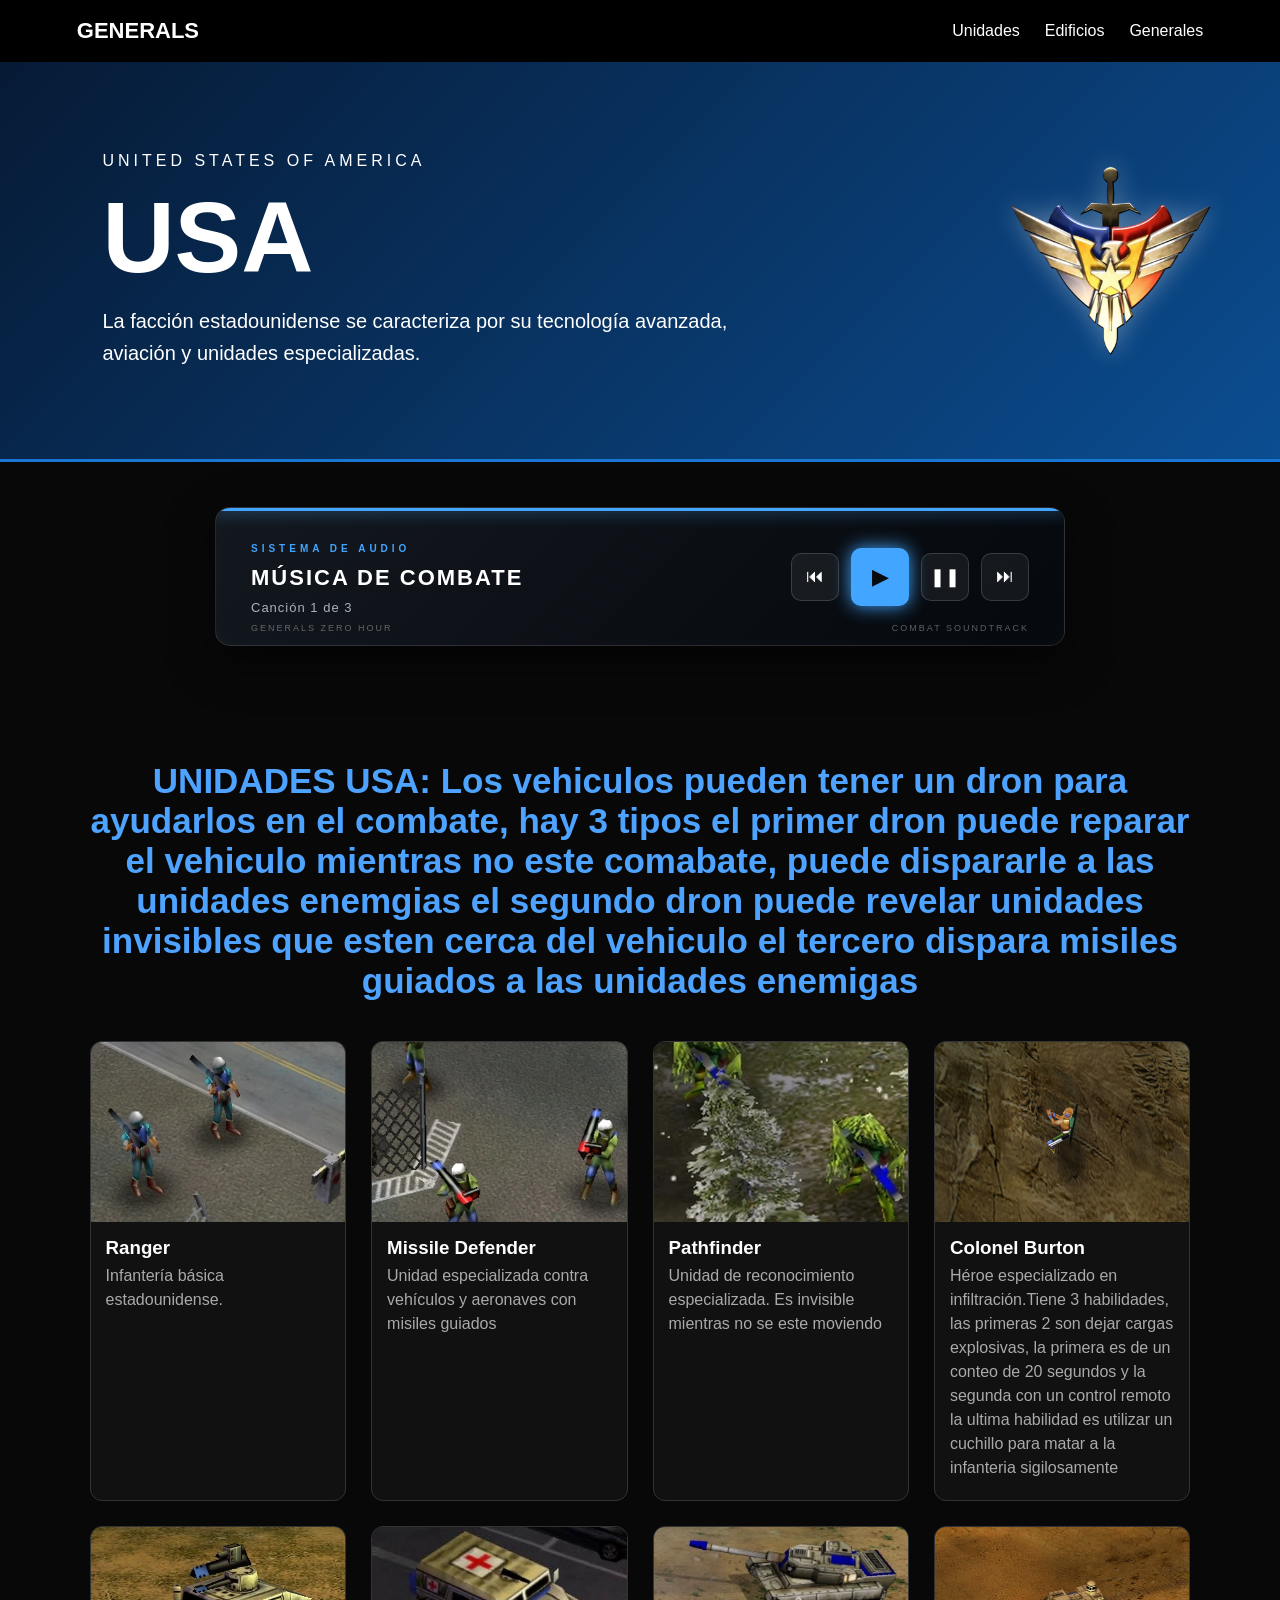
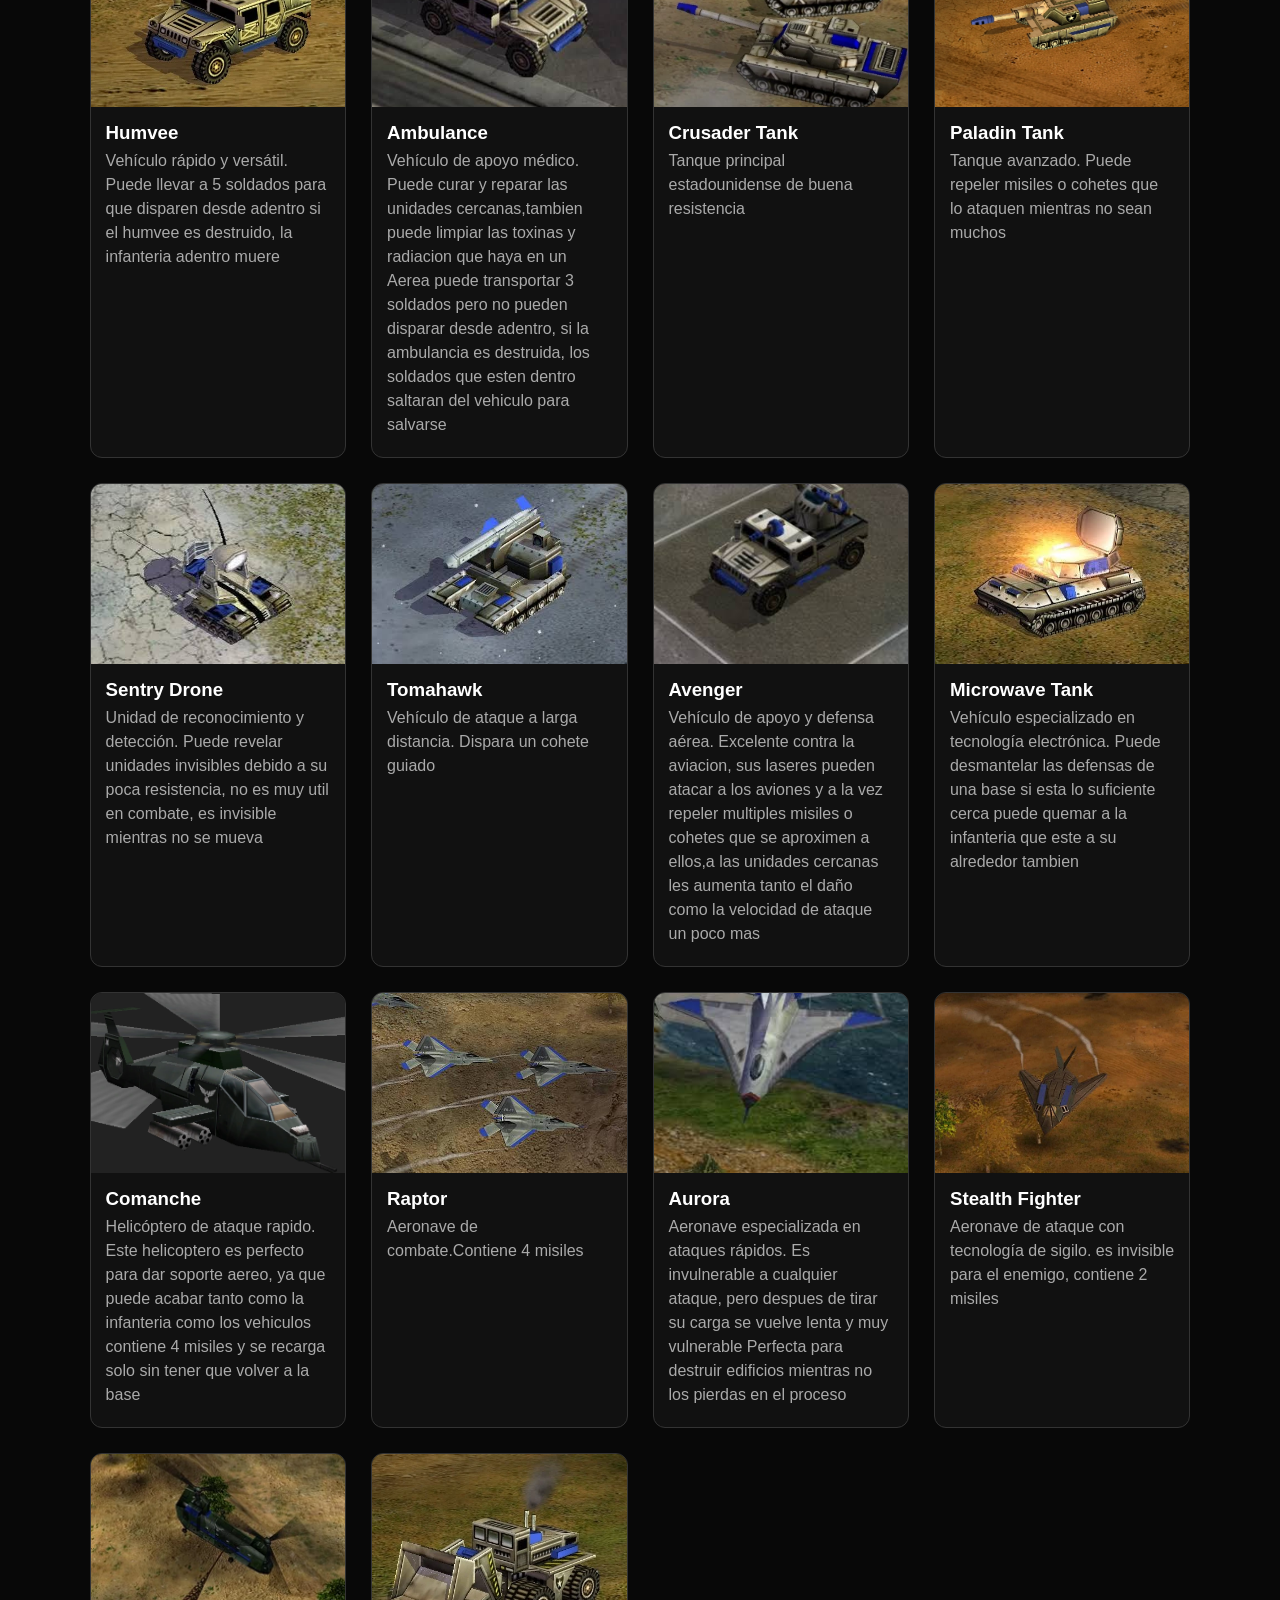
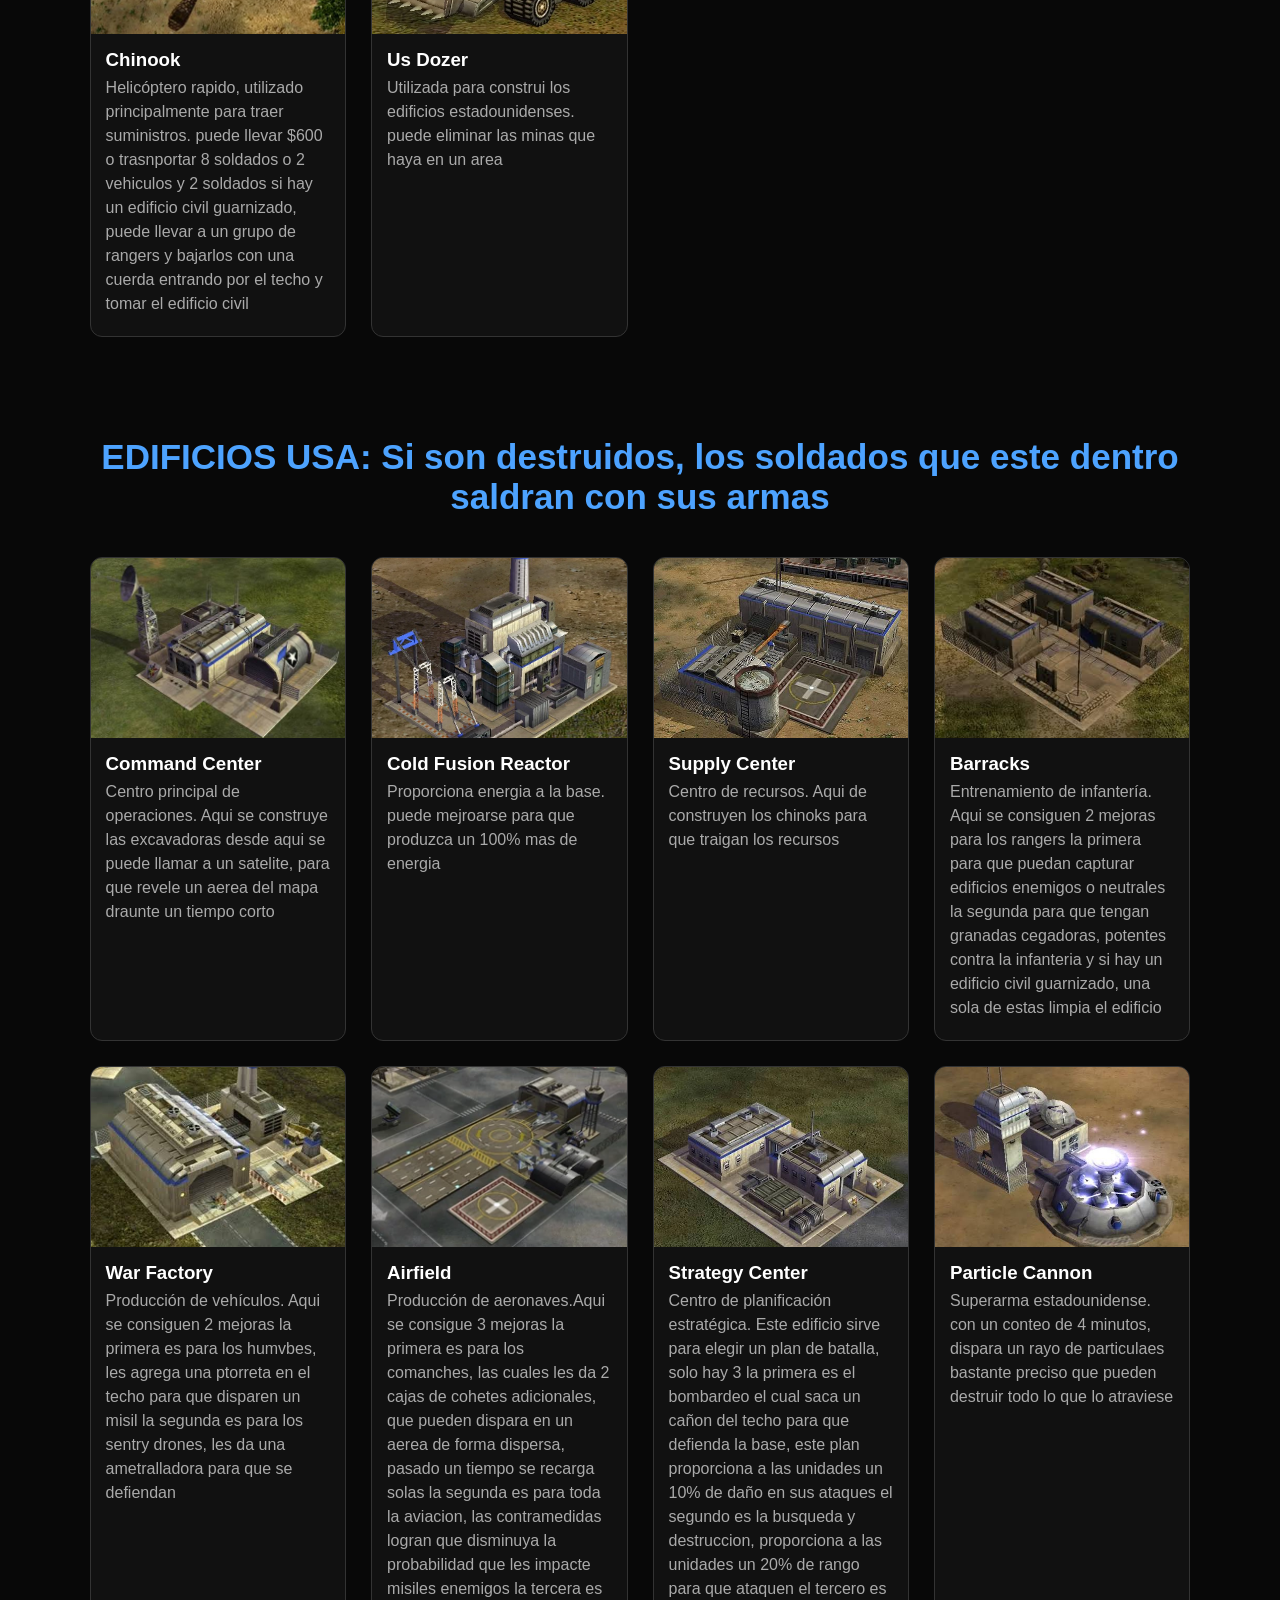
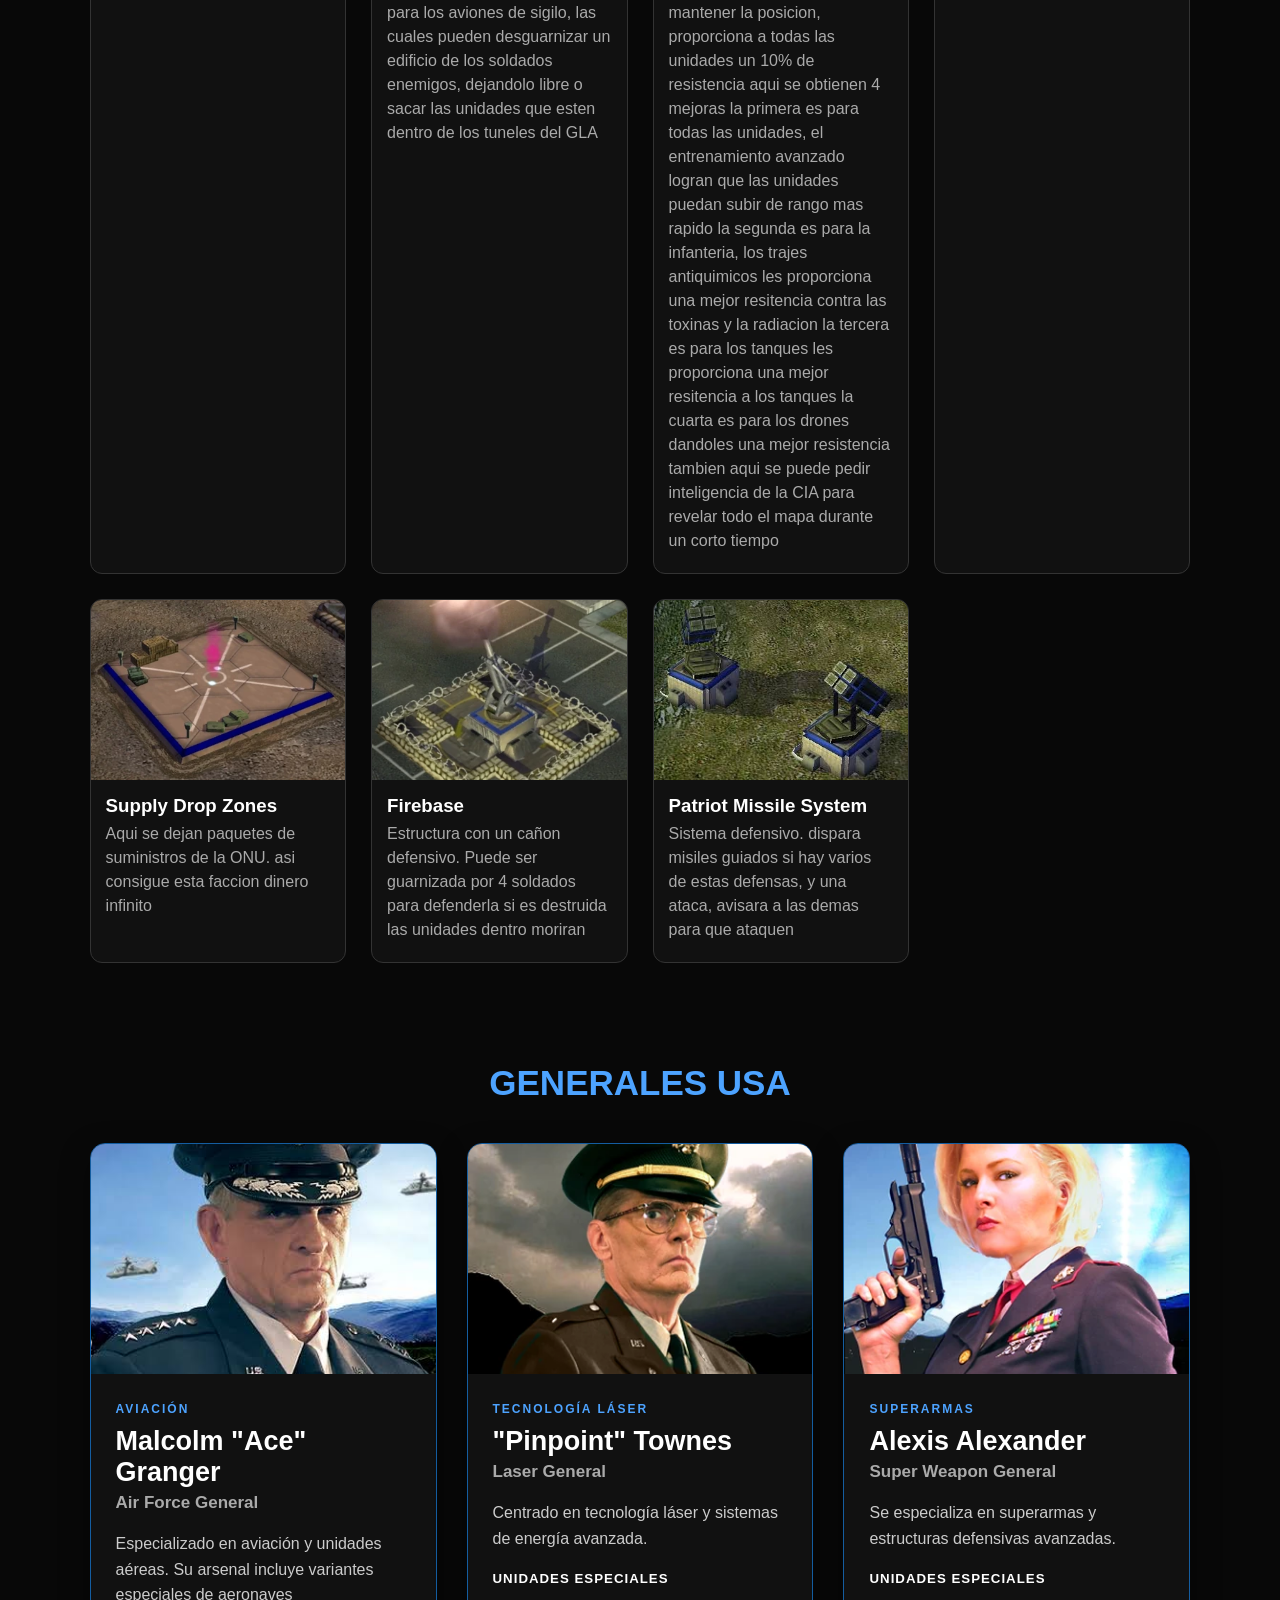
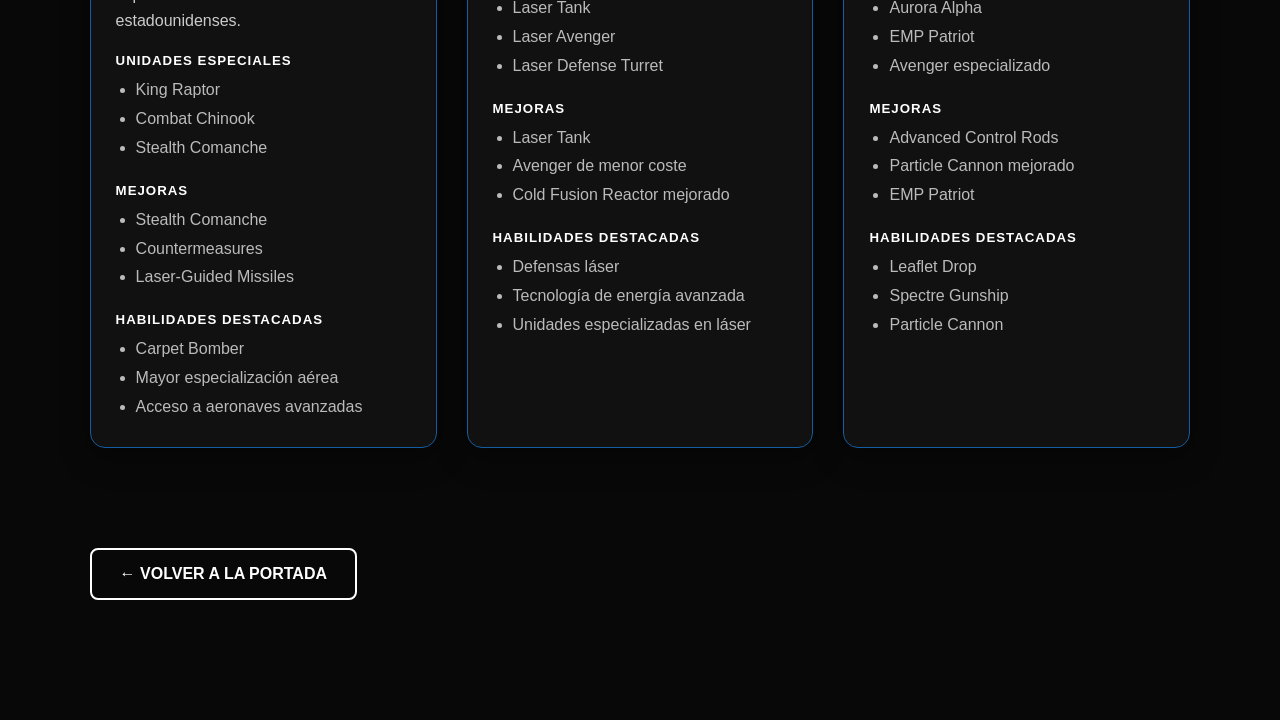
<file: usa.html>
<!DOCTYPE html>
<html lang="es">
<head>
    <meta charset="UTF-8">
    <meta name="viewport" content="width=device-width, initial-scale=1.0">

    <title>USA - Generals Zero Hour</title>

    <link rel="stylesheet" href="estilo.css">
</head>

<body class="pagina-faccion usa" data-faccion="usa">

<header class="barra">

    <a href="index.html" class="logo">
        GENERALS
    </a>

    <nav>
        <a href="#unidades">Unidades</a>
        <a href="#edificios">Edificios</a>
        <a href="#generales">Generales</a>
    </nav>

</header>


<section class="cabecera-faccion">
    <img src="Gen_USA_Logo.webp"
         alt="Logo de USA"
         class="logo-faccion">


    <div>

        <span class="etiqueta">UNITED STATES OF AMERICA</span>

        <h1>USA</h1>

        <p>
            La facción estadounidense se caracteriza por su tecnología
            avanzada, aviación y unidades especializadas.
        </p>

    </div>

</section>

<section class="reproductor">
    <div class="reproductor-info">
        <span class="reproductor-etiqueta">SISTEMA DE AUDIO</span>
        <h2>MÚSICA DE COMBATE</h2>
        <p id="nombreCancion">Canción 1 de 3</p>
    </div>

    <div class="controles-musica">
        <button id="btnAnterior" class="boton-musica">
            ⏮
        </button>

        <button id="btnMusica" class="boton-musica boton-play">
            ▶
        </button>

        <button id="btnPausa" class="boton-musica">
            ❚❚
        </button>

        <button id="btnSiguiente" class="boton-musica">
            ⏭
        </button>
    </div>

    <div class="reproductor-pie">
        <span>GENERALS ZERO HOUR</span>
        <span>COMBAT SOUNDTRACK</span>
    </div>
</section>

<main class="contenido-faccion">


<!-- UNIDADES -->

<section id="unidades">

    <h2 class="titulo">UNIDADES USA: Los vehiculos pueden tener un dron para ayudarlos en el combate, hay 3 tipos
        el primer dron puede reparar el vehiculo mientras no este comabate, puede dispararle a las unidades enemgias
        el segundo dron puede revelar unidades invisibles que esten cerca del vehiculo
        el tercero dispara misiles guiados a las unidades enemigas
    </h2>

    <div class="galeria">


        <article class="unidad">
            <img src="Ranger.webp" alt="Ranger">
            <h3>Ranger</h3>
            <p>Infantería básica estadounidense.</p>
        </article>


        <article class="unidad">
            <img src="Missile_Defender.webp" alt="Missile Defender">
            <h3>Missile Defender</h3>
            <p>Unidad especializada contra vehículos y aeronaves con misiles guiados</p>
        </article>


        <article class="unidad">
            <img src="Path_Finder.webp" alt="Pathfinder">
            <h3>Pathfinder</h3>
            <p>Unidad de reconocimiento especializada. Es invisible mientras no se este moviendo</p>
        </article>


        <article class="unidad">
            <img src="colonel_Burton.jpg" alt="Colonel Burton">
            <h3>Colonel Burton</h3>
            <p>Héroe especializado en infiltración.Tiene 3 habilidades, las primeras 2 son dejar cargas explosivas, la primera es de un conteo de 20 segundos
                y la segunda con un control remoto
                la ultima habilidad es utilizar un cuchillo para matar a la infanteria sigilosamente
            </p>
        </article>


        <article class="unidad">
            <img src="humvbe.webp" alt="Humvee">
            <h3>Humvee</h3>
            <p>Vehículo rápido y versátil. Puede llevar a 5 soldados para que disparen desde adentro
                si el humvee es destruido, la infanteria adentro muere
            </p>
        </article>


        <article class="unidad">
            <img src="ambulance.jpeg" alt="Ambulance">
            <h3>Ambulance</h3>
            <p>Vehículo de apoyo médico. Puede curar y reparar las unidades cercanas,tambien puede limpiar las toxinas y radiacion que haya en un Aerea
                puede transportar 3 soldados pero no pueden disparar desde adentro, si la ambulancia es destruida, los soldados que esten dentro saltaran del vehiculo para salvarse
            </p>
        </article>


        <article class="unidad">
            <img src="Crusader.webp" alt="Crusader">
            <h3>Crusader Tank</h3>
            <p>Tanque principal estadounidense de buena resistencia</p>
        </article>


        <article class="unidad">
            <img src="paladin.webp" alt="Paladin">
            <h3>Paladin Tank</h3>
            <p>Tanque avanzado. Puede repeler misiles o cohetes que lo ataquen mientras no sean muchos</p>
        </article>


        <article class="unidad">
            <img src="sentry drone.jpeg" alt="Sentry Drone">
            <h3>Sentry Drone</h3>
            <p>Unidad de reconocimiento y detección. Puede revelar unidades invisibles
                debido a su poca resistencia, no es muy util en combate, es invisible mientras no se mueva
            </p>
        </article>


        <article class="unidad">
            <img src="tomahak.jpeg" alt="Tomahawk">
            <h3>Tomahawk</h3>
            <p>Vehículo de ataque a larga distancia. Dispara un cohete guiado</p>
        </article>


        <article class="unidad">
            <img src="avenger.jpeg" alt="Avenger">
            <h3>Avenger</h3>
            <p>Vehículo de apoyo y defensa aérea. Excelente contra la aviacion, sus laseres pueden atacar a los aviones
                y a la vez repeler multiples misiles o cohetes que se aproximen a ellos,a las unidades cercanas les aumenta tanto el daño como la velocidad de ataque un poco mas
            </p>
        </article>


        <article class="unidad">
            <img src="microndas tank.jpeg" alt="Microwave Tank">
            <h3>Microwave Tank</h3>
            <p>Vehículo especializado en tecnología electrónica. Puede desmantelar las defensas de una base si esta lo suficiente cerca
                puede quemar a la infanteria que este a su alrededor tambien
            </p>
        </article>


        <article class="unidad">
            <img src="comanche.webp" alt="Comanche">
            <h3>Comanche</h3>
            <p>Helicóptero de ataque rapido. Este helicoptero es perfecto para dar soporte aereo, ya que puede acabar tanto como la infanteria como los vehiculos
                contiene 4 misiles y se recarga solo sin tener que volver a la base

            </p>
        </article>


        <article class="unidad">
            <img src="raptor.jpg" alt="Raptor">
            <h3>Raptor</h3>
            <p>Aeronave de combate.Contiene 4 misiles</p>
        </article>


        <article class="unidad">
            <img src="aurora.jpeg" alt="Aurora">
            <h3>Aurora</h3>
            <p>Aeronave especializada en ataques rápidos. Es invulnerable a cualquier ataque, pero despues de tirar su carga se vuelve lenta y muy vulnerable
                Perfecta para destruir edificios mientras no los pierdas en el proceso
            </p>
        </article>


        <article class="unidad">
            <img src="Stealth_Fighter.webp" alt="Stealth Fighter">
            <h3>Stealth Fighter</h3>
            <p>Aeronave de ataque con tecnología de sigilo. es invisible para el enemigo, contiene 2 misiles</p>
        </article>

        <article class="unidad">
            <img src="Chinook.webp" alt="Chinook">
            <h3>Chinook</h3>
            <p>Helicóptero rapido, utilizado principalmente para traer suministros. puede llevar $600 o trasnportar 8 soldados o 2 vehiculos y 2 soldados
            si hay un edificio civil guarnizado, puede llevar a un grupo de rangers y bajarlos con una cuerda entrando por el techo y tomar el edificio civil
            </p>
        </article>

        <article class="unidad">
            <img src="US_Dozer.webp" alt="Us Dozer">
            <h3>Us Dozer</h3>
            <p>Utilizada para construi los edificios estadounidenses. puede eliminar las minas que haya en un area</p>
        </article>


    </div>

</section>


<!-- EDIFICIOS -->

<section id="edificios">

    <h2 class="titulo">EDIFICIOS USA: Si son destruidos, los soldados que este dentro saldran con sus armas</h2>

    <div class="galeria">

        <article class="unidad">
            <img src="comand center usa.jpeg">
            <h3>Command Center</h3>
            <p>Centro principal de operaciones. Aqui se construye las excavadoras
                desde aqui se puede llamar a un satelite, para que revele un aerea del mapa draunte un tiempo corto
            </p>
        </article>

        <article class="unidad">
            <img src="Cold_Fusion_Reactor.webp">
            <h3>Cold Fusion Reactor</h3>
            <p>Proporciona energia a la base. puede mejroarse para que produzca un 100% mas de energia</p>
        </article>

        <article class="unidad">
            <img src="suply center usa.jpeg">
            <h3>Supply Center</h3>
            <p>Centro de recursos. Aqui de construyen los chinoks para que traigan los recursos</p>
        </article>

        <article class="unidad">
            <img src="barracas.jpeg">
            <h3>Barracks</h3>
            <p>Entrenamiento de infantería. Aqui se consiguen 2 mejoras para los rangers
                la primera para que puedan capturar edificios enemigos o neutrales
                la segunda para que tengan granadas cegadoras, potentes contra la infanteria
                y si hay un edificio civil guarnizado, una sola de estas limpia el edificio
            </p>
        </article>

        <article class="unidad">
            <img src="war factory.jpeg">
            <h3>War Factory</h3>
            <p>Producción de vehículos. Aqui se consiguen 2 mejoras
                la primera es para los humvbes, les agrega una ptorreta en el techo para que disparen un misil
                la segunda es para los sentry drones, les da una ametralladora para que se defiendan
            </p>
        </article>

        <article class="unidad">
            <img src="USA_Air_Field.webp">
            <h3>Airfield</h3>
            <p>Producción de aeronaves.Aqui se consigue 3 mejoras
                la primera es para los comanches, las cuales les da 2 cajas de cohetes adicionales, que pueden dispara en un aerea de forma dispersa, pasado un tiempo se recarga solas
                la segunda es para toda la aviacion, las contramedidas logran que disminuya la probabilidad que les impacte misiles enemigos
                la tercera es para los aviones de sigilo, las cuales pueden desguarnizar un edificio de los soldados enemigos, dejandolo libre
                o sacar las unidades que esten dentro de los tuneles del GLA
            </p>
        </article>

        <article class="unidad">
            <img src="centro de strategia.jpeg">
            <h3>Strategy Center</h3>
            <p>Centro de planificación estratégica. Este edificio sirve para elegir un plan de batalla, solo hay 3
                la primera es el bombardeo el cual saca un cañon del techo para que defienda la base, este plan proporciona a las unidades un 10% de daño en sus ataques
                el segundo es la busqueda y destruccion, proporciona a las unidades un 20% de rango para que ataquen
                el tercero es mantener la posicion, proporciona a todas las unidades un 10% de resistencia
                aqui se obtienen 4 mejoras
                la primera es para todas las unidades, el entrenamiento avanzado logran que las unidades puedan subir de rango mas rapido
                la segunda es para la infanteria, los trajes antiquimicos les proporciona una mejor resitencia contra las toxinas y la radiacion
                la tercera es para los tanques les proporciona una mejor resitencia a los tanques
                la cuarta es para los drones dandoles una mejor resistencia
                tambien aqui se puede pedir inteligencia de la CIA para revelar todo el mapa durante un corto tiempo

            </p>
        </article>

        <article class="unidad">
            <img src="cañon de particulas.jpeg">
            <h3>Particle Cannon</h3>
            <p>Superarma estadounidense. con un conteo de 4 minutos, dispara un rayo de particulaes bastante preciso que pueden destruir todo lo que lo atraviese</p>
        </article>

<article class="unidad">
            <img src="Supply_Drop_Zone.webp">
            <h3>Supply Drop Zones</h3>
            <p>Aqui se dejan paquetes de suministros de la ONU. asi consigue esta faccion dinero infinito</p>
        </article>


        <article class="unidad">
            <img src="firebase.webp">
            <h3>Firebase</h3>
            <p>Estructura con un cañon defensivo. Puede ser guarnizada por 4 soldados para defenderla
                si es destruida las unidades dentro moriran
            </p>
        </article>

        <article class="unidad">
            <img src="misiles  patrioticos.jpeg">
            <h3>Patriot Missile System</h3>
            <p>Sistema defensivo. dispara misiles guiados
                si hay varios de estas defensas, y una ataca, avisara a las demas para que ataquen
            </p>
        </article>

    </div>

</section>

<!-- GENERALES USA -->

<section id="generales">

    <h2 class="titulo">GENERALES USA</h2>

    <div class="generales-grid">

        <!-- AIR FORCE GENERAL -->

        <article class="general-card general-seleccionable"
         onclick="location.href='generales.html?general=granger'">

            <img src="granger.jpeg"
                 alt="Air Force General">

            <div class="general-info">

                <span class="tipo-general">
                    AVIACIÓN
                </span>

                <h3>Malcolm "Ace" Granger</h3>

                <h4>Air Force General</h4>

                <p>
                    Especializado en aviación y unidades aéreas.
                    Su arsenal incluye variantes especiales de
                    aeronaves estadounidenses.
                </p>

                <h5>UNIDADES ESPECIALES</h5>

                <ul>
                    <li>King Raptor</li>
                    <li>Combat Chinook</li>
                    <li>Stealth Comanche</li>
                </ul>

                <h5>MEJORAS</h5>

                <ul>
                    <li>Stealth Comanche</li>
                    <li>Countermeasures</li>
                    <li>Laser-Guided Missiles</li>
                </ul>

                <h5>HABILIDADES DESTACADAS</h5>

                <ul>
                    <li>Carpet Bomber</li>
                    <li>Mayor especialización aérea</li>
                    <li>Acceso a aeronaves avanzadas</li>
                </ul>

            </div>

        </article>


        <!-- LASER GENERAL -->

        <article class="general-card general-seleccionable"
         onclick="location.href='generales.html?general=townes'">

            <img src="townes.webp"
                 alt="Laser General">

            <div class="general-info">

                <span class="tipo-general">
                    TECNOLOGÍA LÁSER
                </span>

                <h3>"Pinpoint" Townes</h3>

                <h4>Laser General</h4>

                <p>
                    Centrado en tecnología láser y sistemas
                    de energía avanzada.
                </p>

                <h5>UNIDADES ESPECIALES</h5>

                <ul>
                    <li>Laser Tank</li>
                    <li>Laser Avenger</li>
                    <li>Laser Defense Turret</li>
                </ul>

                <h5>MEJORAS</h5>

                <ul>
                    <li>Laser Tank</li>
                    <li>Avenger de menor coste</li>
                    <li>Cold Fusion Reactor mejorado</li>
                </ul>

                <h5>HABILIDADES DESTACADAS</h5>

                <ul>
                    <li>Defensas láser</li>
                    <li>Tecnología de energía avanzada</li>
                    <li>Unidades especializadas en láser</li>
                </ul>

            </div>

        </article>


        <!-- SUPERWEAPON GENERAL -->

        <article class="general-card general-seleccionable"
         onclick="location.href='generales.html?general=alexander'">

            <img src="alexander.webp"
                 alt="Super Weapon General">

            <div class="general-info">

                <span class="tipo-general">
                    SUPERARMAS
                </span>

                <h3>Alexis Alexander</h3>

                <h4>Super Weapon General</h4>

                <p>
                    Se especializa en superarmas y estructuras
                    defensivas avanzadas.
                </p>

                <h5>UNIDADES ESPECIALES</h5>

                <ul>
                    <li>Aurora Alpha</li>
                    <li>EMP Patriot</li>
                    <li>Avenger especializado</li>
                </ul>

                <h5>MEJORAS</h5>

                <ul>
                    <li>Advanced Control Rods</li>
                    <li>Particle Cannon mejorado</li>
                    <li>EMP Patriot</li>
                </ul>

                <h5>HABILIDADES DESTACADAS</h5>

                <ul>
                    <li>Leaflet Drop</li>
                    <li>Spectre Gunship</li>
                    <li>Particle Cannon</li>
                </ul>

            </div>

        </article>

    </div>

</section>


<a href="index.html" class="boton volver">
    ← VOLVER A LA PORTADA
</a>

</main>

<script src="script.js"></script>

</body>
</html>
</file>
<file: estilo.css>
* {
    margin: 0;
    padding: 0;
    box-sizing: border-box;
}


html {
    scroll-behavior: smooth;
}


body {
    font-family: Arial, sans-serif;
    background: #080808;
    color: white;
}


a {
    text-decoration: none;
    color: inherit;
}


/* =========================
   PORTADA
========================= */


/* =========================
   PORTADA
========================= */


.hero {
    min-height: 100vh;
    position: relative;
    display: flex;
    align-items: center;
    justify-content: center;
    text-align: center;
    overflow: hidden;

    background: url("portada.jpeg") center center / cover no-repeat;
}


.imagen-portada {
    position: absolute;
    inset: 0;
    width: 100%;
    height: 100%;
    object-fit: cover;
    object-position: center;
    z-index: -2;
}

.hero::after {
    content: "";
    position: absolute;
    inset: 0;
    background: linear-gradient(
        rgba(0,0,0,.55),
        rgba(0,0,0,.80)
    );
    z-index: -1;
}

.hero-contenido {
    position: relative;
    z-index: 1;
    max-width: 900px;
    padding: 30px;
}


.subtitulo {
    letter-spacing: 8px;
    font-size: 20px;
}


.hero h1 {
    font-size: clamp(60px, 12vw, 150px);
    margin: 10px 0;
}


.hero h2 {
    font-size: clamp(30px, 6vw, 70px);
    letter-spacing: 8px;
}


.hero p {
    margin: 25px 0;
    font-size: 18px;
}


/* =========================
   BOTONES
========================= */

.boton {
    display: inline-block;
    padding: 15px 28px;
    border: 2px solid white;
    border-radius: 8px;
    font-weight: bold;
    cursor: pointer;
    transition: .3s;
}


.boton:hover {
    transform: scale(1.05);
    background: white;
    color: black;
}


.principal {
    border-color: #4da3ff;
}


/* =========================
   SECCIONES
========================= */

.seccion {
    padding: 80px 7%;
}


.titulo {
    text-align: center;
    margin-bottom: 40px;
    font-size: 35px;
}


/* =========================
   FACCIONES
========================= */

.facciones {
    display: grid;
    grid-template-columns: repeat(3, 1fr);
    gap: 25px;
}


.faccion-card {
    min-height: 300px;
    padding: 35px;
    border-radius: 15px;
    text-align: center;
    border: 2px solid;
    transition: .3s;
}


.faccion-card:hover {
    transform: translateY(-10px);
}


.icono-faccion {
    font-size: 60px;
    margin-bottom: 20px;
}


.faccion-card h3 {
    font-size: 35px;
    margin-bottom: 15px;
}


.faccion-card p {
    line-height: 1.6;
    color: #ddd;
}


.faccion-card span {
    display: block;
    margin-top: 25px;
    font-weight: bold;
}


/* USA */

.usa-card {
    border-color: #1976d2;
    background: linear-gradient(
        145deg,
        #07152a,
        #0b2c55
    );
}


/* CHINA */

.china-card {
    border-color: #d32f2f;
    background: linear-gradient(
        145deg,
        #2a0707,
        #550b0b
    );
}


/* GLA */

.gla-card {
    border-color: #2e7d32;
    background: linear-gradient(
        145deg,
        #071b08,
        #103d13
    );
}



/* ==========================================
   DESCUBRIR MI FACCION
   CENTRO DE COMANDO MILITAR
========================================== */

.descubrir {
    position: relative;
    overflow: hidden;
    padding: 110px 7%;
    text-align: center;

    background:
        radial-gradient(ellipse at top, #182536 0%, transparent 65%),
        linear-gradient(180deg, #080d14, #05080d);

    border-top: 1px solid #263747;
    border-bottom: 1px solid #263747;
}

/* DETALLES DE FONDO */

.descubrir::before {
    content: "";
    position: absolute;
    inset: 0;

    background-image:
        linear-gradient(rgba(255,255,255,.025) 1px, transparent 1px),
        linear-gradient(90deg, rgba(255,255,255,.025) 1px, transparent 1px);

    background-size: 45px 45px;
    opacity: .35;
    pointer-events: none;
}

.descubrir > h2,
.descubrir > p,
.descubrir > button,
.descubrir > .test,
.descubrir > .resultado {
    position: relative;
    z-index: 1;
}

.descubrir > h2 {
    color: #e8f2ff;
    font-size: clamp(27px, 4vw, 42px);
    letter-spacing: 3px;
    margin-bottom: 18px;
    text-shadow: 0 0 20px rgba(77,163,255,.3);
}

.descubrir > p {
    max-width: 700px;
    margin: 0 auto 35px;
    color: #9baabd;
    font-size: 16px;
    line-height: 1.8;
}

/* BOTÓN INICIAL */

.descubrir-boton {
    padding: 18px 35px;

    background: linear-gradient(135deg, #164c78, #102c48);
    border: 1px solid #4da3ff;
    border-radius: 5px;

    color: white;
    font-size: 14px;
    font-weight: 900;
    letter-spacing: 2px;

    box-shadow: 0 0 25px rgba(25,118,210,.18);

    transition: .3s ease;
}

.descubrir-boton:hover {
    background: #2479bd;
    border-color: #8bc5ff;
    box-shadow: 0 0 30px rgba(77,163,255,.4);
    transform: translateY(-4px);
}


/* ==========================================
   PANEL DE PREGUNTAS
========================================== */

.test {
    position: relative;

    width: 100%;
    max-width: 850px;

    margin: 55px auto 0;
    padding: 40px;

    background:
        linear-gradient(145deg, rgba(21,34,49,.98), rgba(7,13,21,.98));

    border: 1px solid #34485c;
    border-radius: 12px;

    box-shadow:
        0 20px 60px rgba(0,0,0,.5),
        inset 0 0 35px rgba(77,163,255,.035);

    text-align: left;
}

/* LÍNEA SUPERIOR */

.test::before {
    content: "";
    position: absolute;
    top: 0;
    left: 0;

    width: 100%;
    height: 3px;

    background: linear-gradient(
        90deg,
        #2479c9,
        #4da3ff,
        #2479c9
    );
}


/* ==========================================
   PROGRESO
========================================== */

.progreso-test {
    margin-bottom: 40px;
}

.progreso-info {
    display: flex;
    justify-content: space-between;
    gap: 15px;

    margin-bottom: 12px;

    color: #8fbde8;
    font-size: 11px;
    font-weight: bold;
    letter-spacing: 2px;
}

#porcentaje-test {
    color: #4da3ff;
}

.progreso-fondo {
    width: 100%;
    height: 7px;

    background: #263343;
    border-radius: 20px;
    overflow: hidden;
}

#progreso-barra {
    width: 20%;
    height: 100%;

    background: linear-gradient(90deg, #1765a8, #66bdff);

    border-radius: 20px;

    box-shadow: 0 0 15px #2479c9;

    transition: width .4s ease;
}


/* ==========================================
   PREGUNTAS
========================================== */

#pregunta {
    min-height: 75px;

    display: flex;
    align-items: center;

    margin-bottom: 30px;

    color: white;
    font-size: clamp(20px, 3vw, 27px);
    line-height: 1.4;
    letter-spacing: .5px;
}

.animacion-pregunta {
    animation: entradaPregunta .45s ease;
}

@keyframes entradaPregunta {
    from {
        opacity: 0;
        transform: translateY(15px);
    }

    to {
        opacity: 1;
        transform: translateY(0);
    }
}


/* ==========================================
   TARJETAS DE RESPUESTAS
========================================== */

#respuestas {
    display: grid;
    grid-template-columns: 1fr;
    gap: 14px;
}

.test .respuesta-opcion {
    position: relative;

    display: flex;
    align-items: center;
    gap: 18px;

    width: 100%;
    min-height: 85px;

    margin: 0;
    padding: 18px 22px;

    background: rgba(255,255,255,.035);

    border: 1px solid #344353;
    border-radius: 8px;

    color: #e5edf7;
    text-align: left;

    cursor: pointer;

    transition:
        background .25s ease,
        border-color .25s ease,
        transform .25s ease,
        box-shadow .25s ease;

    animation: entradaRespuesta .4s ease both;
}

@keyframes entradaRespuesta {
    from {
        opacity: 0;
        transform: translateX(-12px);
    }

    to {
        opacity: 1;
        transform: translateX(0);
    }
}

.test .respuesta-opcion:hover:not(:disabled) {
    background: rgba(255,255,255,.09);
    transform: translateX(7px);
}

.respuesta-icono {
    display: flex;
    align-items: center;
    justify-content: center;

    flex-shrink: 0;

    width: 48px;
    height: 48px;

    background: rgba(255,255,255,.07);
    border-radius: 8px;

    font-size: 24px;
}

.respuesta-texto {
    flex: 1;
    font-size: 15px;
    font-weight: bold;
    line-height: 1.5;
}

.respuesta-flecha {
    color: #77889a;
    font-size: 22px;
    transition: .25s;
}


/* USA */

.test .respuesta-usa:hover:not(:disabled),
.test .respuesta-usa.respuesta-seleccionada {
    border-color: #4da3ff;
    background: rgba(25,118,210,.17);
    box-shadow: 0 0 20px rgba(25,118,210,.13);
}

.respuesta-usa:hover .respuesta-icono {
    background: rgba(25,118,210,.3);
}

.respuesta-usa:hover .respuesta-flecha {
    color: #4da3ff;
    transform: translateX(5px);
}


/* CHINA */

.test .respuesta-china:hover:not(:disabled),
.test .respuesta-china.respuesta-seleccionada {
    border-color: #ff5252;
    background: rgba(211,47,47,.17);
    box-shadow: 0 0 20px rgba(211,47,47,.13);
}

.respuesta-china:hover .respuesta-icono {
    background: rgba(211,47,47,.3);
}

.respuesta-china:hover .respuesta-flecha {
    color: #ff5252;
    transform: translateX(5px);
}


/* GLA */

.test .respuesta-gla:hover:not(:disabled),
.test .respuesta-gla.respuesta-seleccionada {
    border-color: #8cff32;
    background: rgba(76,175,80,.14);
    box-shadow: 0 0 20px rgba(76,175,80,.13);
}

.respuesta-gla:hover .respuesta-icono {
    background: rgba(76,175,80,.3);
}

.respuesta-gla:hover .respuesta-flecha {
    color: #8cff32;
    transform: translateX(5px);
}

.test .respuesta-opcion:disabled {
    cursor: default;
    opacity: .8;
}


/* ==========================================
   RESULTADO FINAL
========================================== */

.resultado {
    width: 100%;
    max-width: 850px;

    margin: 45px auto 0;
    padding: 0;

    overflow: hidden;

    background: linear-gradient(145deg, #172231, #080e16);

    border: 1px solid #40536a;
    border-radius: 12px;

    box-shadow: 0 20px 60px rgba(0,0,0,.55);

    animation: entradaResultado .6s ease;
}

@keyframes entradaResultado {
    from {
        opacity: 0;
        transform: translateY(25px) scale(.98);
    }

    to {
        opacity: 1;
        transform: translateY(0) scale(1);
    }
}

.resultado-contenido {
    padding: 45px 35px;
}

.resultado-etiqueta {
    display: inline-block;

    padding: 9px 15px;
    margin-bottom: 25px;

    background: rgba(255,255,255,.06);
    border: 1px solid rgba(255,255,255,.15);
    border-radius: 4px;

    color: #aebed0;
    font-size: 10px;
    font-weight: bold;
    letter-spacing: 3px;
}

.resultado-bandera {
    margin-bottom: 15px;
    font-size: 65px;
}

.resultado-contenido h2 {
    margin-bottom: 15px;

    color: #aebed0;
    font-size: 16px;
    letter-spacing: 5px;
}

.resultado-contenido h3 {
    margin-bottom: 15px;

    color: white;
    font-size: clamp(22px, 4vw, 35px);
    letter-spacing: 2px;
}

.resultado-lema {
    margin-bottom: 25px;

    color: #aebed0;
    font-size: 12px;
    font-weight: bold;
    letter-spacing: 3px;
    line-height: 1.8;
}

.resultado-descripcion {
    max-width: 650px;

    margin: 0 auto 35px;

    color: #c2cbd6;
    font-size: 15px;
    line-height: 1.9;
}

.resultado-contenido h4 {
    margin-bottom: 18px;

    color: #dce7f4;
    font-size: 13px;
    letter-spacing: 3px;
}

.resultado-caracteristicas {
    display: grid;
    grid-template-columns: repeat(2, 1fr);
    gap: 12px;

    max-width: 600px;
    margin: 0 auto 35px;

    list-style: none;
}

.resultado-caracteristicas li {
    padding: 14px;

    background: rgba(255,255,255,.045);
    border: 1px solid rgba(255,255,255,.1);
    border-radius: 6px;

    color: #dce7f4;
    font-size: 13px;
    font-weight: bold;
}

.resultado-caracteristicas li::before {
    content: "◆";
    margin-right: 10px;
}


/* PUNTUACIONES */

.resultado-puntuacion {
    display: flex;
    justify-content: center;
    flex-wrap: wrap;
    gap: 12px;

    margin: 30px 0;
}

.resultado-puntuacion span {
    padding: 12px 18px;

    background: rgba(0,0,0,.25);
    border: 1px solid #465568;
    border-radius: 5px;

    color: #dce7f4;
    font-size: 12px;
    font-weight: bold;
    letter-spacing: 1px;
}


/* ==========================================
   COLORES DEL RESULTADO
========================================== */

/* USA */

.resultado-usa {
    border-color: #2479c9;
    box-shadow: 0 0 35px rgba(25,118,210,.15);
}

.resultado-usa .resultado-etiqueta {
    color: #75baff;
    border-color: #2479c9;
}

.resultado-usa .resultado-lema {
    color: #75baff;
}

.resultado-usa .resultado-caracteristicas li::before {
    color: #4da3ff;
}

.resultado-usa .resultado-puntuacion span:first-child {
    border-color: #2479c9;
    color: #75baff;
}


/* CHINA */

.resultado-china {
    border-color: #c62828;
    box-shadow: 0 0 35px rgba(211,47,47,.15);
}

.resultado-china .resultado-etiqueta {
    color: #ff7777;
    border-color: #c62828;
}

.resultado-china .resultado-lema {
    color: #ff7777;
}

.resultado-china .resultado-caracteristicas li::before {
    color: #ff5252;
}

.resultado-china .resultado-puntuacion span:nth-child(2) {
    border-color: #c62828;
    color: #ff7777;
}


/* GLA */

.resultado-gla {
    border-color: #388e3c;
    box-shadow: 0 0 35px rgba(76,175,80,.15);
}

.resultado-gla .resultado-etiqueta {
    color: #9bea69;
    border-color: #388e3c;
}

.resultado-gla .resultado-lema {
    color: #9bea69;
}

.resultado-gla .resultado-caracteristicas li::before {
    color: #8cff32;
}

.resultado-gla .resultado-puntuacion span:nth-child(3) {
    border-color: #388e3c;
    color: #9bea69;
}


/* ==========================================
   BOTONES DEL RESULTADO
========================================== */

.resultado-boton {
    display: inline-block;

    margin: 5px;
    padding: 16px 25px;

    background: #183a59;
    border: 1px solid #4da3ff;
    border-radius: 5px;

    color: white;
    font-size: 12px;
    letter-spacing: 1px;
}

.resultado-boton:hover {
    background: #2479c9;
    color: white;
}

.resultado-china .resultado-boton {
    background: #451717;
    border-color: #ff5252;
}

.resultado-china .resultado-boton:hover {
    background: #b71c1c;
}

.resultado-gla .resultado-boton {
    background: #17351a;
    border-color: #8cff32;
}

.resultado-gla .resultado-boton:hover {
    background: #286b2d;
}

.boton-repetir {
    display: inline-block;

    margin: 5px;
    padding: 16px 25px;

    background: transparent;
    border: 1px solid #647386;
    border-radius: 5px;

    color: #dce7f4;
    font-size: 12px;
    font-weight: bold;
    letter-spacing: 1px;

    cursor: pointer;
    transition: .3s;
}

.boton-repetir:hover {
    background: #26384b;
    border-color: white;
    transform: translateY(-3px);
}


/* ==========================================
   ELEMENTO OCULTO
========================================== */

.oculto {
    display: none !important;
}


/* ==========================================
   ADAPTACIÓN PARA CELULARES
========================================== */

@media (max-width: 650px) {

    .descubrir {
        padding: 75px 5%;
    }

    .descubrir > h2 {
        font-size: 27px;
        letter-spacing: 1px;
    }

    .test {
        padding: 25px 18px;
    }

    #pregunta {
        min-height: auto;
        font-size: 21px;
    }

    .test .respuesta-opcion {
        min-height: 75px;
        padding: 13px;
        gap: 12px;
    }

    .respuesta-icono {
        width: 40px;
        height: 40px;
        font-size: 20px;
    }

    .respuesta-texto {
        font-size: 13px;
    }

    .resultado-contenido {
        padding: 35px 18px;
    }

    .resultado-caracteristicas {
        grid-template-columns: 1fr;
    }

    .resultado-puntuacion {
        flex-direction: column;
    }

    .resultado-puntuacion span {
        width: 100%;
    }

    .resultado-boton,
    .boton-repetir {
        width: 100%;
        margin: 7px 0;
    }

}



/* =========================
   INFORMACION
========================= */

.informacion {
    padding: 70px 10%;
    text-align: center;
}


.informacion p {
    max-width: 800px;
    margin: auto;
    line-height: 1.8;
    color: #ccc;
}


footer {
    text-align: center;
    padding: 30px;
    background: #050505;
    color: #888;
}


/* =========================
   BARRA DE FACCIONES
========================= */

.barra {
    position: sticky;
    top: 0;
    z-index: 10;

    display: flex;
    justify-content: space-between;
    align-items: center;

    padding: 18px 6%;

    background: rgba(0,0,0,.9);
    backdrop-filter: blur(10px);
}


.logo {
    font-weight: bold;
    font-size: 22px;
}


.barra nav {
    display: flex;
    gap: 25px;
}


.barra nav a:hover {
    text-decoration: underline;
}


/* =========================
   CABECERA DE FACCION
========================= */

.cabecera-faccion {
    min-height: 400px;

    display: flex;
    align-items: center;

    padding: 60px 8%;

    border-bottom: 3px solid;
}


.cabecera-faccion h1 {
    font-size: 100px;
    margin: 10px 0;
}


.cabecera-faccion p {
    max-width: 700px;
    font-size: 20px;
    line-height: 1.6;
}


.etiqueta {
    letter-spacing: 4px;
}


/* =========================
   CONTENIDO
========================= */

.contenido-faccion {
    padding: 70px 7%;
}


.contenido-faccion section {
    margin-bottom: 100px;
}


.galeria {
    display: grid;
    grid-template-columns: repeat(4, 1fr);
    gap: 25px;
}


/* =========================
   TARJETAS DE UNIDADES
========================= */

.unidad {
    background: #111;
    border: 1px solid #333;
    border-radius: 12px;
    overflow: hidden;
    transition: .3s;
}


.unidad:hover {
    transform: translateY(-7px);
}


.unidad img {
    width: 100%;
    height: 180px;
    object-fit: cover;
    display: block;
    background: #222;
}


.unidad h3 {
    padding: 15px 15px 5px;
}


.unidad p {
    padding: 0 15px 20px;
    color: #aaa;
    line-height: 1.5;
}


/* =========================
   USA
========================= */

.usa .cabecera-faccion {
    background: linear-gradient(
        135deg,
        #061a35,
        #0b4d91
    );

    border-color: #1976d2;
}


.usa .titulo {
    color: #4da3ff;
}


.usa .unidad:hover {
    border-color: #1976d2;
}


/* =========================
   CHINA
========================= */

.china .cabecera-faccion {
    background: linear-gradient(
        135deg,
        #350606,
        #8b0000
    );

    border-color: #d32f2f;
}


.china .titulo {
    color: #ff5252;
}


.china .unidad:hover {
    border-color: #d32f2f;
}


/* =========================
   GLA
========================= */

.gla .cabecera-faccion {
    background: linear-gradient(
        135deg,
        #061d08,
        #17651e
    );

    border-color: #2e7d32;
}


.gla .titulo {
    color: #4caf50;
}


.gla .unidad:hover {
    border-color: #2e7d32;
}


/* =========================
   VOLVER
========================= */

.volver {
    margin-bottom: 50px;
}


/* =========================
   CELULAR
========================= */

@media (max-width: 900px) {

    .facciones {
        grid-template-columns: 1fr;
    }


    .galeria {
        grid-template-columns: repeat(2, 1fr);
    }


    .barra {
        flex-direction: column;
        gap: 15px;
    }

}


@media (max-width: 550px) {

    .galeria {
        grid-template-columns: 1fr;
    }


    .barra nav {
        gap: 10px;
        font-size: 13px;
    }


    .cabecera-faccion h1 {
        font-size: 65px;
    }


}
/* =========================
   TARJETAS DE GENERALES
========================= */

.generales-grid {
    display: grid;
    grid-template-columns: repeat(3, 1fr);
    gap: 30px;
    margin-top: 40px;
}

.general-card {
    background: #111;
    border: 1px solid #333;
    border-radius: 15px;
    overflow: hidden;
    transition: .3s;
    box-shadow: 0 10px 30px rgba(0,0,0,.4);
}

.general-card:hover {
    transform: translateY(-8px);
}

.general-card > img {
    width: 100%;
    height: 230px;
    object-fit: cover;
    display: block;
    background: #222;
}

.general-info {
    padding: 25px;
}

.general-info h3 {
    font-size: 27px;
    margin-bottom: 5px;
}

.general-info h4 {
    margin-bottom: 18px;
    font-size: 17px;
    color: #aaa;
}

.general-info p {
    color: #ccc;
    line-height: 1.6;
    margin-bottom: 20px;
}

.general-info h5 {
    margin-top: 20px;
    margin-bottom: 8px;
    letter-spacing: 1px;
}

.general-info ul {
    padding-left: 20px;
    color: #bbb;
    line-height: 1.8;
}

.tipo-general {
    display: inline-block;
    font-size: 12px;
    letter-spacing: 2px;
    font-weight: bold;
    margin-bottom: 10px;
}


/* COLORES USA */

.usa .general-card {
    border-color: #145da0;
}

.usa .general-card:hover {
    border-color: #4da3ff;
    box-shadow: 0 10px 35px rgba(25,118,210,.3);
}

.usa .tipo-general {
    color: #4da3ff;
}


/* COLORES CHINA */

.china .general-card {
    border-color: #8b1717;
}

.china .general-card:hover {
    border-color: #ff5252;
    box-shadow: 0 10px 35px rgba(211,47,47,.3);
}

.china .tipo-general {
    color: #ff5252;
}


/* COLORES GLA */

.gla .general-card {
    border-color: #17651e;
}

.gla .general-card:hover {
    border-color: #4caf50;
    box-shadow: 0 10px 35px rgba(46,125,50,.3);
}

.gla .tipo-general {
    color: #4caf50;
}


/* RESPONSIVE */

@media (max-width: 1000px) {

    .generales-grid {
        grid-template-columns: repeat(2, 1fr);
    }

}

@media (max-width: 600px) {

    .generales-grid {
        grid-template-columns: 1fr;
    }

}
/* =========================
   GENERALES SELECCIONABLES
========================= */

.general-seleccionable {
    cursor: pointer;
}

.general-seleccionable:hover {
    transform: translateY(-10px) scale(1.02);
}


/* =========================
   PÁGINA DEL GENERAL
========================= */

.pagina-general {
    background: #080808;
    color: white;
}

.contenido-general {
    width: 90%;
    max-width: 1200px;
    margin: 0 auto;
    padding: 70px 0;
}

.general-cabecera {
    display: grid;
    grid-template-columns: 400px 1fr;
    gap: 50px;
    align-items: center;
    margin-bottom: 70px;
}

.general-cabecera img {
    width: 100%;
    height: 400px;
    object-fit: cover;
    border-radius: 18px;
    background: #151515;
}

.general-cabecera h1 {
    font-size: 48px;
    margin: 10px 0;
}

.general-cabecera h2 {
    color: #aaa;
    margin-bottom: 20px;
}

.general-cabecera p {
    color: #ccc;
    line-height: 1.8;
    font-size: 17px;
}


/* LISTAS DE INFORMACIÓN */

.info-lista {
    display: grid;
    grid-template-columns: repeat(3, 1fr);
    gap: 20px;
    margin-bottom: 60px;
}

.info-item {
    background: #151515;
    border: 1px solid #333;
    border-radius: 12px;
    padding: 20px;
    color: #ddd;
    transition: .3s;
}

.info-item:hover {
    transform: translateY(-5px);
    border-color: #777;
}


/* TÁCTICAS */

.tacticas {
    background: #111;
    border-left: 4px solid #777;
    padding: 30px;
    margin-bottom: 60px;
    border-radius: 10px;
}

.tacticas p {
    color: #ccc;
    line-height: 1.8;
}


/* UNIDADES */

#unidades-especiales {
    margin-bottom: 60px;
}


/* BOTONES */

.botones-general {
    display: flex;
    justify-content: center;
    gap: 20px;
    flex-wrap: wrap;
    margin-top: 50px;
}


/* MÓVIL */

@media (max-width: 800px) {

    .general-cabecera {
        grid-template-columns: 1fr;
    }

    .general-cabecera img {
        height: 300px;
    }

    .general-cabecera h1 {
        font-size: 35px;
    }

    .info-lista {
        grid-template-columns: 1fr;
    }

}
/* =====================================
   COMPARADOR DE UNIDADES
===================================== */

.comparacion {

    padding: 100px 7%;

    background: #080808;

    text-align: center;

}


.etiqueta-comparacion {

    display: inline-block;

    color: #aaa;

    letter-spacing: 4px;

    font-size: 13px;

    margin-bottom: 15px;

}


.comparacion h2 {

    font-size: 42px;

    margin-bottom: 15px;

}


.intro-comparacion {

    max-width: 750px;

    margin: 0 auto 40px;

    color: #aaa;

    line-height: 1.7;

}


/* FILTROS */

.filtros-comparacion {

    display: flex;

    justify-content: center;

    flex-wrap: wrap;

    gap: 12px;

    margin-bottom: 40px;

}


.filtros-comparacion button {

    padding: 12px 20px;

    background: transparent;

    color: white;

    border: 1px solid #444;

    border-radius: 8px;

    cursor: pointer;

    transition: .3s;

}


.filtros-comparacion button:hover {

    background: #222;

    transform: translateY(-2px);

}


/* TABLA */

.tabla-comparacion {

    width: 100%;

    overflow-x: auto;

}


.tabla-comparacion table {

    width: 100%;

    min-width: 850px;

    border-collapse: collapse;

    background: #111;

}


.tabla-comparacion th {

    padding: 18px 12px;

    background: #181818;

    color: white;

    font-size: 13px;

    letter-spacing: 1px;

}


.tabla-comparacion td {

    padding: 17px 12px;

    border-top: 1px solid #292929;

    color: #ccc;

}


.tabla-comparacion tr:hover {

    background: #191919;

}


/* COLORES DE FACCIONES */

.faccion-usa {

    color: #4da3ff !important;

    font-weight: bold;

}


.faccion-china {

    color: #ff5252 !important;

    font-weight: bold;

}


.faccion-gla {

    color: #4caf50 !important;

    font-weight: bold;

}


/* BARRAS */

.nivel {

    letter-spacing: 2px;

    font-size: 15px;

    white-space: nowrap;

}


/* LEYENDA */

.leyenda-comparacion {

    display: flex;

    justify-content: center;

    gap: 25px;

    flex-wrap: wrap;

    margin-top: 30px;

    color: #888;

    font-size: 13px;

}


.leyenda-comparacion strong {

    color: white;

}


/* MÓVIL */

@media (max-width: 700px) {

    .comparacion {

        padding: 70px 4%;

    }

    .comparacion h2 {

        font-size: 30px;

    }

}

/* =====================================
   GAMEPLAYS DE ZERO HOUR
===================================== */

.gameplays {
    padding: 90px 8%;
    text-align: center;
    background: linear-gradient(
        180deg,
        #080808,
        #111820,
        #080808
    );
}

.etiqueta-videos {
    display: inline-block;
    color: #4da3ff;
    font-size: 12px;
    font-weight: bold;
    letter-spacing: 4px;
    margin-bottom: 15px;
}

.gameplays .titulo {
    color: white;
    margin-bottom: 15px;
}

.descripcion-videos {
    color: #aaa;
    max-width: 700px;
    margin: 0 auto 40px;
    line-height: 1.7;
}

.videos-grid {
    display: grid;
    grid-template-columns: repeat(2, minmax(0, 1fr));
    gap: 30px;
    max-width: 1200px;
    margin: auto;
}

.video {
    background: #15191f;
    border: 1px solid #303943;
    border-radius: 14px;
    overflow: hidden;
    transition: .3s ease;
    text-align: left;
}

.video:hover {
    transform: translateY(-6px);
    border-color: #4da3ff;
    box-shadow: 0 10px 30px rgba(25, 118, 210, .2);
}

.video iframe {
    display: block;
    width: 100%;
    aspect-ratio: 16 / 9;
    border: none;
}

.video h3 {
    padding: 18px;
    color: white;
    font-size: 16px;
}

/* ADAPTACIÓN PARA CELULARES */

@media (max-width: 750px) {

    .videos-grid {
        grid-template-columns: 1fr;
    }

    .gameplays {
        padding: 65px 5%;
    }

}

/* =====================================
   LOGOS DE LAS FACCIONES
===================================== */

.cabecera-faccion {
    position: relative;
    overflow: hidden;
}

.logo-faccion {
    position: absolute;

    top: 50%;
    right: 5%;

    transform: translateY(-50%);

    width: 210px;
    height: 210px;

    object-fit: contain;

    z-index: 2;

    filter: drop-shadow(0 0 12px rgba(255, 255, 255, 0.35));

    transition: transform 0.3s ease, filter 0.3s ease;
}

.logo-faccion:hover {
    transform: translateY(-50%) scale(1.08);

    filter: drop-shadow(0 0 22px rgba(255, 255, 255, 0.65));
}

/* LOGO EN CELULARES */

@media (max-width: 700px) {

    .logo-faccion {
        width: 110px;
        height: 110px;

        top: 15px;
        right: 15px;

        transform: none;
    }

    .logo-faccion:hover {
        transform: scale(1.05);
    }

}
/* =================================
   REPRODUCTOR DE MUSICA
================================= */

.reproductor {
    position: relative;
    width: 85%;
    max-width: 850px;
    margin: 45px auto;
    padding: 30px 35px;
    border-radius: 15px;
    overflow: hidden;

    background:
        linear-gradient(135deg,
        rgba(20, 25, 32, 0.97),
        rgba(5, 8, 13, 0.98));

    border: 1px solid rgba(255,255,255,0.12);

    box-shadow:
        0 15px 45px rgba(0,0,0,0.55),
        inset 0 0 25px rgba(255,255,255,0.025);

    display: flex;
    align-items: center;
    justify-content: space-between;
    gap: 25px;
}

/* Línea decorativa superior */

.reproductor::before {
    content: "";
    position: absolute;
    top: 0;
    left: 0;
    width: 100%;
    height: 3px;
    background: var(--color-faccion);
    box-shadow: 0 0 15px var(--color-faccion);
}

/* INFORMACION */

.reproductor-info {
    position: relative;
    z-index: 1;
}

.reproductor-etiqueta {
    font-size: 10px;
    letter-spacing: 4px;
    color: var(--color-faccion);
    font-weight: 800;
}

.reproductor-info h2 {
    color: white;
    font-size: 22px;
    letter-spacing: 2px;
    margin: 9px 0;
}

.reproductor-info p {
    color: #aab2bd;
    font-size: 13px;
    letter-spacing: 1px;
}

/* BOTONES */

.controles-musica {
    display: flex;
    align-items: center;
    gap: 12px;
}

.boton-musica {
    width: 48px;
    height: 48px;

    border: 1px solid rgba(255,255,255,0.15);
    border-radius: 10px;

    background: rgba(255,255,255,0.06);
    color: white;

    font-size: 18px;
    cursor: pointer;

    transition: 0.3s ease;
}

.boton-musica:hover {
    background: var(--color-faccion);
    color: #080b0e;
    transform: translateY(-4px);

    box-shadow:
        0 5px 20px var(--color-faccion);
}

/* BOTON PRINCIPAL */

.boton-play {
    width: 58px;
    height: 58px;

    background: var(--color-faccion);
    color: #080b0e;

    font-size: 22px;
    border: none;

    box-shadow:
        0 0 18px var(--color-faccion);
}

.boton-play:hover {
    background: white;
    transform: scale(1.1);
}

/* PIE DEL REPRODUCTOR */

.reproductor-pie {
    position: absolute;
    bottom: 12px;
    left: 35px;
    right: 35px;

    display: flex;
    justify-content: space-between;

    color: rgba(255,255,255,0.35);
    font-size: 9px;
    letter-spacing: 2px;
}

/* =================================
   COLORES POR FACCION
================================= */

/* USA */

.usa {
    --color-faccion: #42a5ff;
}

/* CHINA */

.china {
    --color-faccion: #ff3030;
}

/* GLA */

.gla {
    --color-faccion: #8cff32;
}

/* RESPONSIVE */

@media (max-width: 700px) {

    .reproductor {
        width: 90%;
        flex-direction: column;
        align-items: flex-start;
        padding: 28px 22px 50px;
    }

    .controles-musica {
        width: 100%;
        justify-content: center;
    }

    .reproductor-pie {
        left: 22px;
        right: 22px;
        font-size: 8px;
    }
}

/* ==========================================
   SISTEMA DE AUDIO - IDENTIDAD DE FACCIÓN
========================================== */

.pagina-general .reproductor {
    --audio-principal: #2479C9;
    --audio-secundario: #65B5FF;
    --audio-dorado: #D8B45A;
    --audio-fondo: rgba(16, 41, 74, 0.28);

    position: relative;
    overflow: hidden;

    border: 1px solid var(--audio-principal);
    border-left: 4px solid var(--audio-secundario);

    background:
        linear-gradient(
            120deg,
            var(--audio-fondo),
            rgba(10, 10, 10, 0.96)
        );

    box-shadow:
        0 0 18px var(--audio-fondo),
        inset 0 0 20px rgba(255,255,255,0.025);

    transition: 0.35s ease;
}


/* DETALLE SUPERIOR */

.pagina-general .reproductor::before {
    content: "";

    position: absolute;
    top: 0;
    left: 0;

    width: 100%;
    height: 3px;

    background: linear-gradient(
        90deg,
        var(--audio-principal),
        var(--audio-secundario),
        var(--audio-dorado)
    );
}


/* ETIQUETAS Y TÍTULOS */

.pagina-general .reproductor-etiqueta {
    color: var(--audio-secundario);
    letter-spacing: 3px;
}

.pagina-general .reproductor-info h2 {
    color: white;
    text-shadow:
        0 0 12px var(--audio-principal);
}

.pagina-general .reproductor-info p {
    color: var(--audio-secundario);
}


/* BOTONES */

.pagina-general .boton-musica {
    color: white;

    border: 1px solid var(--audio-principal);

    background: rgba(15, 15, 15, 0.9);

    transition: 0.25s ease;
}

.pagina-general .boton-musica:hover {
    color: white;

    background: var(--audio-principal);

    border-color: var(--audio-secundario);

    box-shadow:
        0 0 14px var(--audio-principal);

    transform: translateY(-2px);
}


/* BOTÓN PRINCIPAL */

.pagina-general .boton-musica.boton-play {
    color: #111;

    background: var(--audio-secundario);

    border-color: var(--audio-secundario);

    box-shadow:
        0 0 12px var(--audio-principal);
}


/* PIE DEL REPRODUCTOR */

.pagina-general .reproductor-pie {
    color: var(--audio-dorado);
}


/* ==========================================
   USA
========================================== */

.pagina-general[data-faccion="usa"] .reproductor {
    --audio-principal: #2479C9;
    --audio-secundario: #65B5FF;
    --audio-dorado: #D8B45A;
    --audio-fondo: rgba(16, 41, 74, 0.35);
}


/* ==========================================
   CHINA
========================================== */

.pagina-general[data-faccion="china"] .reproductor {
    --audio-principal: #B62932;
    --audio-secundario: #FF5555;
    --audio-dorado: #E6B94D;
    --audio-fondo: rgba(90, 15, 20, 0.35);
}


/* ==========================================
   GLA
========================================== */

.pagina-general[data-faccion="gla"] .reproductor {
    --audio-principal: #557B32;
    --audio-secundario: #9BCB55;
    --audio-dorado: #C5AD78;
    --audio-fondo: rgba(36, 57, 20, 0.4);
}


/* ==========================================
   DETALLES SEGÚN LA ESPECIALIDAD
========================================== */

/* GRANGER - AVIACIÓN */

.pagina-general[data-general="granger"] .reproductor {
    --audio-secundario: #75D5FF;
}


/* TOWNES - TECNOLOGÍA LÁSER */

.pagina-general[data-general="townes"] .reproductor {
    --audio-secundario: #45A9FF;
}


/* ALEXANDER - SUPERARMAS */

.pagina-general[data-general="alexander"] .reproductor {
    --audio-secundario: #E5C36B;
}


/* KWAI - TANQUES */

.pagina-general[data-general="kwai"] .reproductor {
    --audio-secundario: #FF7043;
}


/* SHIN FAI - INFANTERÍA */

.pagina-general[data-general="shin"] .reproductor {
    --audio-secundario: #FFD166;
}


/* TAO - TECNOLOGÍA NUCLEAR */

.pagina-general[data-general="tao"] .reproductor {
    --audio-secundario: #FF9D42;
}


/* DR. THRAX - TOXINAS */

.pagina-general[data-general="thrax"] .reproductor {
    --audio-secundario: #B5E853;
}


/* KASSAD - SIGILO */

.pagina-general[data-general="kassad"] .reproductor {
    --audio-secundario: #B39DDB;
}


/* JUHZIZ - DEMOLICIÓN */

.pagina-general[data-general="juhziz"] .reproductor {
    --audio-secundario: #E5A34B;
}
</file>
